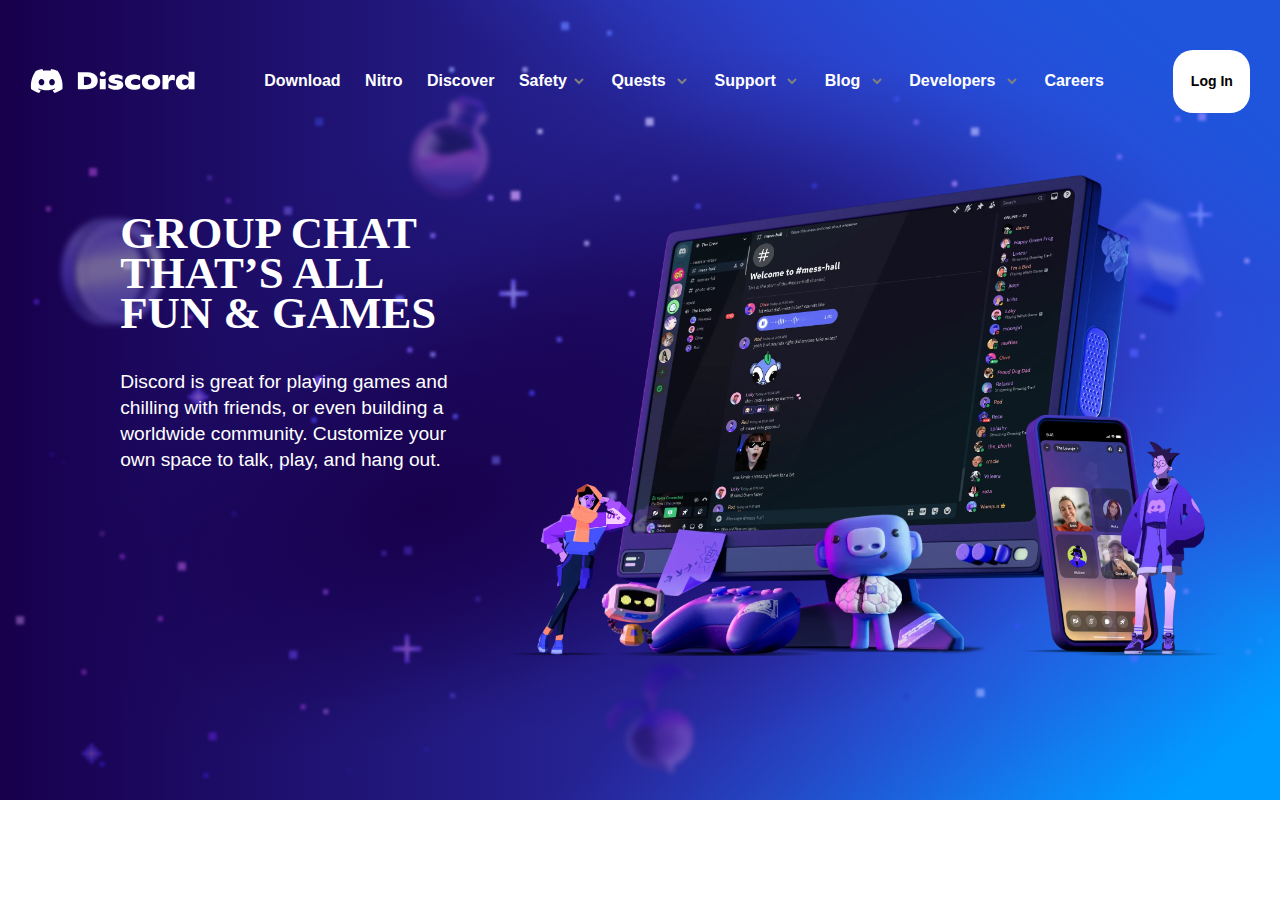
<file: index.html>
<!DOCTYPE html>
<html lang="en">

<head>
    <meta charset="UTF-8">
    <meta name="viewport" content="width=device-width, initial-scale=1.0">
    <link rel="shortcut icon" href="assets/Discord.png" type="image/x-icon">
    <link rel="stylesheet" href="style.css">
    <link rel="preconnect" href="https://fonts.googleapis.com">
    <title>Discord</title>
</head>

<body>
    <header>
        <nav>
            <img src="assets/66e90ab9506850e8a5dd48e3_Discrod_MainLogo.svg" alt="">
            <ul>
                <li>Download</li>
                <li>Nitro</li>
                <li>Discover</li>
                <li>Safety<select></select></li>
                <li>Quests <select></select></li>
                <li>Support <select></select></li>
                <li>Blog <select></select></li>
                <li>Developers <select></select></li>
                <li>Careers</li>
            </ul>
            <a href="login.html"><button>Log&nbsp;In</button></a>
        </nav>
        <div class="container">
            <div class="content">
                <div class="subscribe">
                    <h1>GROUP CHAT <br> THAT’S ALL <br> FUN & GAMES</h1>
                </div>

                <div class="para">
                    <p>Discord is great for playing games and <br> chilling with friends, or even building a
                        <br>worldwide
                        community. Customize your <br> own space to talk, play, and hang out.
                    </p>
                </div>
            </div>
            <div class="image">
                <img src="assets/6757e1e6a347d3d02d3580bb_CHARACTERS FULL.webp" alt="here's an image">
            </div>
            <div class="secondimg">
                <img src="assets/662630272724e61320fb7ee2_WUMPUS.webp" alt="">
            </div>
            <div class="thirdimg">
                <img src="assets/6641da5484ffb72b9ad73f01_Clyde.webp" alt="">
            </div>
        </div>
    </header>
    <script src="script.js"></script>
</body>

</html>
</file>
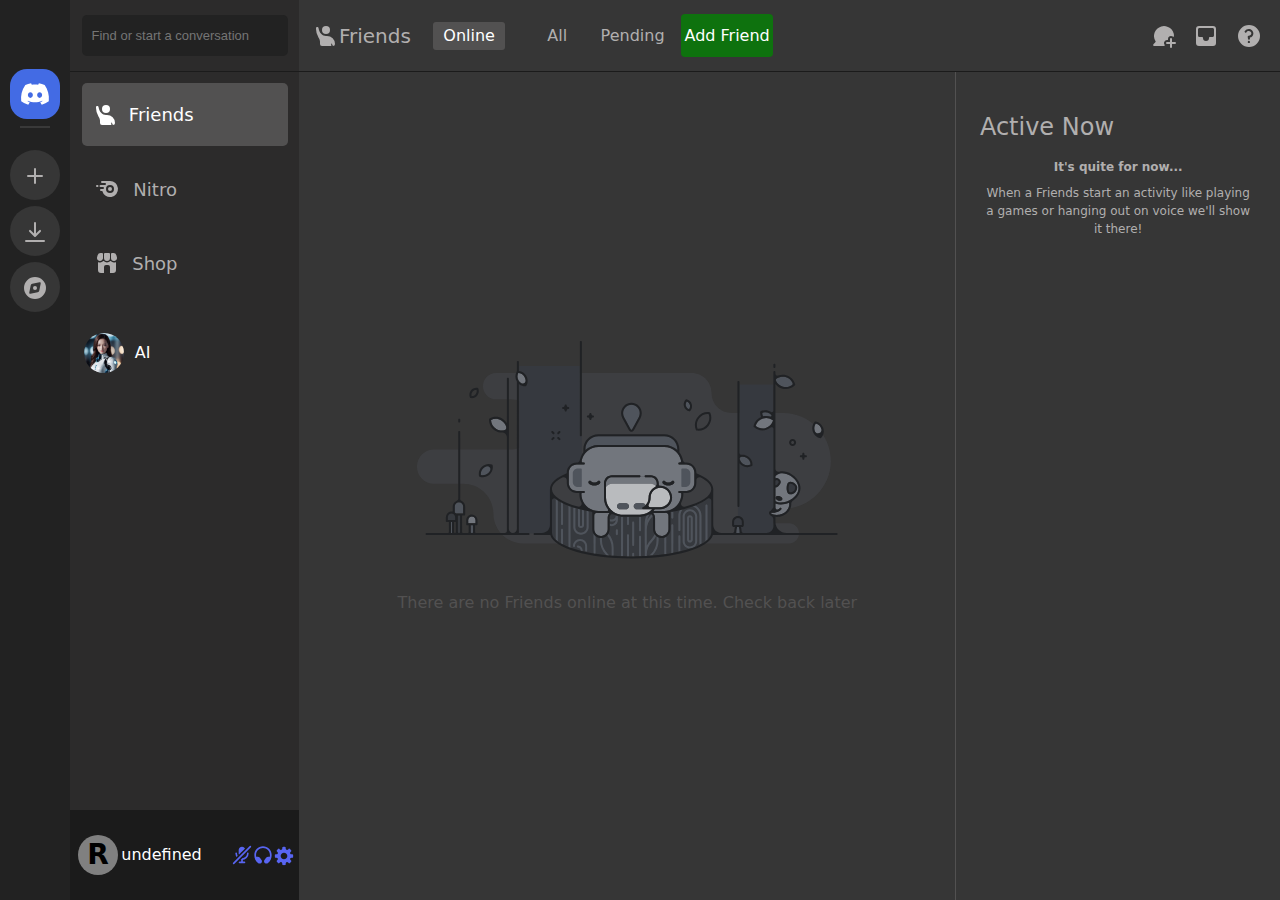
<file: home.html>
<!DOCTYPE html>
<html lang="en">

<head>
    <meta charset="UTF-8">
    <meta name="viewport" content="width=device-width, initial-scale=1.0">
    <link rel="shortcut icon" href="assets/Discord.png" type="image/x-icon">
    <link rel="stylesheet" href="https://cdnjs.cloudflare.com/ajax/libs/font-awesome/6.5.1/css/all.min.css">
    <link rel="stylesheet" href="https://cdn.jsdelivr.net/npm/bootstrap@5.3.3/dist/css/bootstrap.min.css">
    <link rel="stylesheet" href="main.css">
    <title>Discord | Friends</title>
</head>

<body>
    <div class="first-vertical">
        <nav class="vertical-nav">
            <div class="list">
                <div class="logo">
                    <svg aria-hidden="true" role="img" xmlns="http://www.w3.org/2000/svg" width="30" height="30"
                        fill="none" viewBox="0 0 24 24">
                        <path fill="currentColor"
                            d="M19.73 4.87a18.2 18.2 0 0 0-4.6-1.44c-.21.4-.4.8-.58 1.21-1.69-.25-3.4-.25-5.1 0-.18-.41-.37-.82-.59-1.2-1.6.27-3.14.75-4.6 1.43A19.04 19.04 0 0 0 .96 17.7a18.43 18.43 0 0 0 5.63 2.87c.46-.62.86-1.28 1.2-1.98-.65-.25-1.29-.55-1.9-.92.17-.12.32-.24.47-.37 3.58 1.7 7.7 1.7 11.28 0l.46.37c-.6.36-1.25.67-1.9.92.35.7.75 1.35 1.2 1.98 2.03-.63 3.94-1.6 5.64-2.87.47-4.87-.78-9.09-3.3-12.83ZM8.3 15.12c-1.1 0-2-1.02-2-2.27 0-1.24.88-2.26 2-2.26s2.02 1.02 2 2.26c0 1.25-.89 2.27-2 2.27Zm7.4 0c-1.1 0-2-1.02-2-2.27 0-1.24.88-2.26 2-2.26s2.02 1.02 2 2.26c0 1.25-.88 2.27-2 2.27Z"
                            class=""></path>
                    </svg>
                </div>
                <hr>
                <div class="add"><svg class="circleIcon__5bc7e" aria-hidden="true" role="img"
                        xmlns="http://www.w3.org/2000/svg" width="24" height="24" fill="none" viewBox="0 0 24 24">
                        <path fill="currentColor"
                            d="M13 5a1 1 0 1 0-2 0v6H5a1 1 0 1 0 0 2h6v6a1 1 0 1 0 2 0v-6h6a1 1 0 1 0 0-2h-6V5Z"
                            class="">
                        </path>
                    </svg></div>
                <div class="add"><svg class="circleIcon__5bc7e" aria-hidden="true" role="img"
                        xmlns="http://www.w3.org/2000/svg" width="24" height="24" fill="none" viewBox="0 0 24 24">
                        <path fill="currentColor"
                            d="M12 2a1 1 0 0 1 1 1v10.59l3.3-3.3a1 1 0 1 1 1.4 1.42l-5 5a1 1 0 0 1-1.4 0l-5-5a1 1 0 1 1 1.4-1.42l3.3 3.3V3a1 1 0 0 1 1-1ZM3 20a1 1 0 1 0 0 2h18a1 1 0 1 0 0-2H3Z"
                            class=""></path>
                    </svg></div>
                <div class="add"><svg class="circleIcon__5bc7e" aria-hidden="true" role="img"
                        xmlns="http://www.w3.org/2000/svg" width="24" height="24" fill="none" viewBox="0 0 24 24">
                        <path fill="currentColor" d="M12 14a2 2 0 1 0 0-4 2 2 0 0 0 0 4Z" class=""></path>
                        <path fill="currentColor" fill-rule="evenodd"
                            d="M23 12a11 11 0 1 1-22 0 11 11 0 0 1 22 0ZM7.74 9.3A2 2 0 0 1 9.3 7.75l7.22-1.45a1 1 0 0 1 1.18 1.18l-1.45 7.22a2 2 0 0 1-1.57 1.57l-7.22 1.45a1 1 0 0 1-1.18-1.18L7.74 9.3Z"
                            clip-rule="evenodd" class=""></path>
                    </svg></div>
            </div>
        </nav>
        <div class="second-vertical">
            <div onclick="loged()" id="out" class="inner-logOut">Log out</div>
            <div class="find">
                <input type="text" name="" id="" placeholder="Find or start a conversation">
            </div>
            <div class="some-info">
                <div class="friends">
                    <div class="inner-friends"><svg class="linkButtonIcon__972a0" aria-hidden="true" role="img"
                            xmlns="http://www.w3.org/2000/svg" width="24" height="24" fill="none" viewBox="0 0 24 24">
                            <path fill="currentColor" d="M13 10a4 4 0 1 0 0-8 4 4 0 0 0 0 8Z" class=""></path>
                            <path fill="currentColor"
                                d="M3 5v-.75C3 3.56 3.56 3 4.25 3s1.24.56 1.33 1.25C6.12 8.65 9.46 12 13 12h1a8 8 0 0 1 8 8 2 2 0 0 1-2 2 .21.21 0 0 1-.2-.15 7.65 7.65 0 0 0-1.32-2.3c-.15-.2-.42-.06-.39.17l.25 2c.02.15-.1.28-.25.28H9a2 2 0 0 1-2-2v-2.22c0-1.57-.67-3.05-1.53-4.37A15.85 15.85 0 0 1 3 5Z"
                                class=""></path>
                        </svg><span>Friends</span></div>
                </div>
                <div class="extra">
                    <div class="inner-extra"><svg class="linkButtonIcon__972a0" aria-hidden="true" role="img"
                            xmlns="http://www.w3.org/2000/svg" width="24" height="24" fill="none" viewBox="0 0 24 24">
                            <path fill="currentColor" d="M15 14a2 2 0 1 0 0-4 2 2 0 0 0 0 4Z" class=""></path>
                            <path fill="currentColor" fill-rule="evenodd"
                                d="M7 4a1 1 0 0 0 0 2h3a1 1 0 1 1 0 2H5.5a1 1 0 0 0 0 2H8a1 1 0 1 1 0 2H6a1 1 0 1 0 0 2h1.25A8 8 0 1 0 15 4H7Zm8 12a4 4 0 1 0 0-8 4 4 0 0 0 0 8Z"
                                clip-rule="evenodd" class=""></path>
                            <path fill="currentColor" d="M2.5 10a1 1 0 0 0 0-2H2a1 1 0 0 0 0 2h.5Z" class=""></path>
                        </svg><span>Nitro</span></div>
                </div>
                <div class="extra">
                    <div class="inner-extra"><svg class="linkButtonIcon__972a0" aria-hidden="true" role="img"
                            xmlns="http://www.w3.org/2000/svg" width="24" height="24" fill="none" viewBox="0 0 24 24">
                            <path fill="currentColor"
                                d="M2.63 4.19A3 3 0 0 1 5.53 2H7a1 1 0 0 1 1 1v3.98a3.07 3.07 0 0 1-.3 1.35A2.97 2.97 0 0 1 4.98 10c-2 0-3.44-1.9-2.9-3.83l.55-1.98ZM10 2a1 1 0 0 0-1 1v4a3 3 0 0 0 3 3 3 3 0 0 0 3-2.97V3a1 1 0 0 0-1-1h-4ZM17 2a1 1 0 0 0-1 1v3.98a2.43 2.43 0 0 0 0 .05A2.95 2.95 0 0 0 19.02 10c2 0 3.44-1.9 2.9-3.83l-.55-1.98A3 3 0 0 0 18.47 2H17Z"
                                class=""></path>
                            <path fill="currentColor"
                                d="M21 11.42V19a3 3 0 0 1-3 3h-2.75a.25.25 0 0 1-.25-.25V16a2 2 0 0 0-2-2h-2a2 2 0 0 0-2 2v5.75c0 .14-.11.25-.25.25H6a3 3 0 0 1-3-3v-7.58c0-.18.2-.3.37-.24a4.46 4.46 0 0 0 4.94-1.1c.1-.12.3-.12.4 0a4.49 4.49 0 0 0 6.58 0c.1-.12.3-.12.4 0a4.45 4.45 0 0 0 4.94 1.1c.17-.07.37.06.37.24Z"
                                class=""></path>
                        </svg><span>Shop</span></div>
                </div>
            </div>
            <div onclick="AI()" id="upper-AI">
                <div id="bac-AI" class="AI">
                    <div class="box"><img src="assets/ai-image.jpg" alt=""></div><span>AI</span>
                </div>
            </div>
            <div id="user">
                <div class="profile">
                    <div class="box"><span id="userIcon">R</span></div>
                    <div class="user-names">
                        <span id="displayUserName"></span><span class="last-name"
                            style="display: none;">rizwan123</span>
                    </div>
                </div>
                <div class="audio-info">
                    <svg xmlns="http://www.w3.org/2000/svg" xmlns:xlink="http://www.w3.org/1999/xlink"
                        viewBox="0 0 24 24" width="24" height="24" preserveAspectRatio="xMidYMid meet"
                        style="width: 20; height: 20; transform: translate3d(0px, 0px, 0px); content-visibility: visible;">
                        <defs>
                            <clipPath id="__lottie_element_5">
                                <rect width="24" height="24" x="0" y="0"></rect>
                            </clipPath>
                            <clipPath id="__lottie_element_7">
                                <path d="M0,0 L600,0 L600,600 L0,600z"></path>
                            </clipPath>
                            <clipPath id="__lottie_element_11">
                                <path d="M0,0 L1000,0 L1000,1000 L0,1000z"></path>
                            </clipPath>
                            <clipPath id="__lottie_element_18">
                                <path d="M0,0 L1000,0 L1000,1000 L0,1000z"></path>
                            </clipPath>
                            <clipPath id="__lottie_element_28">
                                <path d="M0,0 L1000,0 L1000,1000 L0,1000z"></path>
                            </clipPath>
                            <mask id="__lottie_element_29">
                                <rect fill="#ffffff" width="600" height="600" transform="matrix(1,0,0,1,200,200)">
                                </rect>
                                <path fill="#000000" clip-rule="nonzero"
                                    d=" M681.219970703125,212.79600524902344 C681.219970703125,212.79600524902344 215.69700622558594,681.75 215.69700622558594,681.75 C215.69700622558594,681.75 151.75999450683594,749.2319946289062 201.13699340820312,798.8619995117188 C255,853 319.67999267578125,785.0560302734375 319.67999267578125,785.0560302734375 C319.67999267578125,785.0560302734375 785.2030029296875,316.10198974609375 785.2030029296875,316.10198974609375 C785.2030029296875,316.10198974609375 868,234 816.2150268554688,184.4459991455078 C764.781005859375,135.22799682617188 681.219970703125,212.79600524902344 681.219970703125,212.79600524902344"
                                    fill-opacity="1"></path>
                                <path fill="#ffffff" clip-rule="nonzero"
                                    d=" M698,405 C698,405 642,405 642,405 C642,405 642,479 642,479 C642,479 698,479 698,479 C698,479 698,405 698,405"
                                    fill-opacity="1"></path>
                            </mask>
                        </defs>
                        <g clip-path="url(#__lottie_element_5)">
                            <g clip-path="url(#__lottie_element_7)"
                                transform="matrix(0.03999999910593033,0,0,0.03999999910593033,0,0)" opacity="1"
                                style="display: block;">
                                <g clip-path="url(#__lottie_element_28)" transform="matrix(1,0,0,1,-200,-200)"
                                    opacity="1" style="display: block;">
                                    <g mask="url(#__lottie_element_29)">
                                        <g style="display: none;" transform="matrix(-25,0,0,25,800,173)" opacity="1">
                                            <g opacity="1" transform="matrix(1,0,0,1,12,8.5)">
                                                <path fill="rgb(88,101,242)" fill-opacity="1"
                                                    d=" M-4,-1.3799999952316284 C-4,-3.5889999866485596 -2.2090001106262207,-5.380000114440918 0,-5.380000114440918 C2.2090001106262207,-5.380000114440918 4,-3.5889999866485596 4,-1.3799999952316284 C4,-1.3799999952316284 4,2.509999990463257 4,2.509999990463257 C4,4.718999862670898 2.2090001106262207,6.5 0,6.5 C-2.2090001106262207,6.5 -4,4.718999862670898 -4,2.509999990463257 C-4,2.509999990463257 -4,-1.3799999952316284 -4,-1.3799999952316284z">
                                                </path>
                                            </g>
                                            <g opacity="1" transform="matrix(1,0,0,1,12,14)">
                                                <path stroke-linecap="round" stroke-linejoin="miter" fill-opacity="0"
                                                    stroke-miterlimit="4" stroke="rgb(88,101,242)" stroke-opacity="1"
                                                    stroke-width="2"
                                                    d=" M-7,-2.990000009536743 C-7,0.8759999871253967 -3.865999937057495,4.010000228881836 0,4.010000228881836 C3.865999937057495,4.010000228881836 7,0.8759999871253967 7,-2.990000009536743">
                                                </path>
                                            </g>
                                            <g opacity="1" transform="matrix(1,0,0,1,12,20)">
                                                <path fill="rgb(88,101,242)" fill-opacity="1"
                                                    d=" M-1,-2 C-1,-2.2760000228881836 -0.7760000228881836,-2.5 -0.5,-2.5 C-0.5,-2.5 0.5,-2.5 0.5,-2.5 C0.7760000228881836,-2.5 1,-2.2760000228881836 1,-2 C1,-2 1,2 1,2 C1,2.2760000228881836 0.7760000228881836,2.5 0.5,2.5 C0.5,2.5 -0.5,2.5 -0.5,2.5 C-0.7760000228881836,2.5 -1,2.2760000228881836 -1,2 C-1,2 -1,-2 -1,-2z">
                                                </path>
                                            </g>
                                            <g opacity="1" transform="matrix(1,0,0,1,12,22)">
                                                <path fill="rgb(88,101,242)" fill-opacity="1"
                                                    d=" M3,-1 C3.552000045776367,-1 4,-0.5519999861717224 4,0 C4,0.5519999861717224 3.552000045776367,1 3,1 C3,1 -3,1 -3,1 C-3.552000045776367,1 -4,0.5519999861717224 -4,0 C-4,-0.5519999861717224 -3.552000045776367,-1 -3,-1 C-3,-1 3,-1 3,-1z">
                                                </path>
                                            </g>
                                        </g>
                                        <g transform="matrix(-25,0,0,25,800,173)" opacity="1" style="display: block;">
                                            <g opacity="1" transform="matrix(1,0,0,1,12,8.5)">
                                                <path fill="rgb(88,101,242)" fill-opacity="1"
                                                    d=" M-4,-1.4600000381469727 C-4,-3.6689999103546143 -2.2090001106262207,-5.460000038146973 0,-5.460000038146973 C2.2090001106262207,-5.460000038146973 4,-3.6689999103546143 4,-1.4600000381469727 C4,-1.4600000381469727 4,2.5 4,2.5 C4,4.709000110626221 2.2090001106262207,6.5 0,6.5 C-2.2090001106262207,6.5 -4,4.709000110626221 -4,2.5 C-4,2.5 -4,-1.4600000381469727 -4,-1.4600000381469727z">
                                                </path>
                                            </g>
                                            <g opacity="1" transform="matrix(1,0,0,1,12,14)">
                                                <path stroke-linecap="round" stroke-linejoin="miter" fill-opacity="0"
                                                    stroke-miterlimit="4" stroke="rgb(88,101,242)" stroke-opacity="1"
                                                    stroke-width="2"
                                                    d=" M-7,-3 C-7,0.8659999966621399 -3.865999937057495,4 0,4 C3.865999937057495,4 7,0.8659999966621399 7,-3">
                                                </path>
                                            </g>
                                            <g opacity="1" transform="matrix(1,0,0,1,12,20)">
                                                <path fill="rgb(88,101,242)" fill-opacity="1"
                                                    d=" M-1,-2 C-1,-2.2760000228881836 -0.7760000228881836,-2.5 -0.5,-2.5 C-0.5,-2.5 0.5,-2.5 0.5,-2.5 C0.7760000228881836,-2.5 1,-2.2760000228881836 1,-2 C1,-2 1,2 1,2 C1,2.2760000228881836 0.7760000228881836,2.5 0.5,2.5 C0.5,2.5 -0.5,2.5 -0.5,2.5 C-0.7760000228881836,2.5 -1,2.2760000228881836 -1,2 C-1,2 -1,-2 -1,-2z">
                                                </path>
                                            </g>
                                            <g opacity="1" transform="matrix(1,0,0,1,12,22)">
                                                <path fill="rgb(88,101,242)" fill-opacity="1"
                                                    d=" M3,-1 C3.552000045776367,-1 4,-0.5519999861717224 4,0 C4,0.5519999861717224 3.552000045776367,1 3,1 C3,1 -3,1 -3,1 C-3.552000045776367,1 -4,0.5519999861717224 -4,0 C-4,-0.5519999861717224 -3.552000045776367,-1 -3,-1 C-3,-1 3,-1 3,-1z">
                                                </path>
                                            </g>
                                        </g>
                                    </g>
                                </g>
                                <g clip-path="url(#__lottie_element_18)" transform="matrix(1,0,0,1,-200,-200)"
                                    opacity="1" style="display: none;">
                                    <g transform="matrix(25,0,0,25,200,200)" opacity="1" style="display: none;">
                                        <g opacity="1" transform="matrix(1,0,0,1,12,12)">
                                            <path stroke-linecap="round" stroke-linejoin="miter" fill-opacity="0"
                                                stroke-miterlimit="4" stroke="rgb(88,101,242)" stroke-opacity="1"
                                                stroke-width="2" d=" M-10,10 C-10,10 10,-10 10,-10"></path>
                                        </g>
                                    </g>
                                    <g style="display: none;">
                                        <g>
                                            <path stroke-linecap="round" stroke-linejoin="miter" fill-opacity="0"
                                                stroke-miterlimit="4"></path>
                                        </g>
                                    </g>
                                </g>
                                <g clip-path="url(#__lottie_element_11)" style="display: block;"
                                    transform="matrix(1,0,0,1,-200,-200)" opacity="1">
                                    <g style="display: block;" transform="matrix(25,0,0,25,200,200)" opacity="1">
                                        <g opacity="1" transform="matrix(1,0,0,1,12,12)">
                                            <path stroke-linecap="round" stroke-linejoin="miter" fill-opacity="0"
                                                stroke-miterlimit="4" stroke="rgb(88,101,242)" stroke-opacity="1"
                                                stroke-width="2" d=" M-10,10 C-10,10 10,-10 10,-10"></path>
                                        </g>
                                    </g>
                                </g>
                            </g>
                        </g>
                    </svg>
                    <svg xmlns="http://www.w3.org/2000/svg" xmlns:xlink="http://www.w3.org/1999/xlink"
                        viewBox="0 0 24 24" width="24" height="24" preserveAspectRatio="xMidYMid meet"
                        style="width: 20; height: 20; transform: translate3d(0px, 0px, 0px); content-visibility: visible;">
                        <defs>
                            <clipPath id="__lottie_element_42">
                                <rect width="24" height="24" x="0" y="0"></rect>
                            </clipPath>
                            <clipPath id="__lottie_element_44">
                                <path d="M0,0 L600,0 L600,600 L0,600z"></path>
                            </clipPath>
                            <clipPath id="__lottie_element_51">
                                <path d="M0,0 L1000,0 L1000,1000 L0,1000z"></path>
                            </clipPath>
                            <clipPath id="__lottie_element_61">
                                <path d="M0,0 L1000,0 L1000,1000 L0,1000z"></path>
                            </clipPath>
                            <mask id="__lottie_element_62">
                                <rect fill="#ffffff" width="600" height="600"
                                    transform="matrix(0.9615384936332703,0,0,0.9615384936332703,211.53846740722656,211.53846740722656)">
                                </rect>
                                <path fill="#000000" clip-rule="nonzero"
                                    d=" M67.22000122070312,823.7960205078125 C67.22000122070312,823.7960205078125 -126.3030014038086,1017.75 -126.3030014038086,1017.75 C-126.3030014038086,1017.75 -76.63800048828125,1067.092041015625 -76.63800048828125,1067.092041015625 C-76.63800048828125,1067.092041015625 -22.31999969482422,1121.0560302734375 -22.31999969482422,1121.0560302734375 C-22.31999969482422,1121.0560302734375 171.2030029296875,927.1019897460938 171.2030029296875,927.1019897460938 C171.2030029296875,927.1019897460938 239.677001953125,860.3419799804688 186.88099670410156,810.114013671875 C130,756 67.22000122070312,823.7960205078125 67.22000122070312,823.7960205078125"
                                    fill-opacity="1"></path>
                            </mask>
                            <clipPath id="__lottie_element_65">
                                <path d="M0,0 L1000,0 L1000,1000 L0,1000z"></path>
                            </clipPath>
                            <path></path>
                            <clipPath id="__lottie_element_72">
                                <path d="M0,0 L1000,0 L1000,1000 L0,1000z"></path>
                            </clipPath>
                            <path
                                d=" M0.5009999871253967,-0.10000000149011612 C0.5009999871253967,-0.10000000149011612 -0.09300000220537186,-0.10000000149011612 -0.09300000220537186,-0.10000000149011612 C-0.09300000220537186,-0.10000000149011612 -0.09300000220537186,1.0759999752044678 -0.09300000220537186,1.0759999752044678 C-0.09300000220537186,1.0759999752044678 0.5009999871253967,1.0759999752044678 0.5009999871253967,1.0759999752044678 C0.5009999871253967,1.0759999752044678 0.5009999871253967,-0.10000000149011612 0.5009999871253967,-0.10000000149011612"
                                fill-opacity="1"></path>
                            <clipPath id="__lottie_element_79">
                                <path d="M0,0 L1000,0 L1000,1000 L0,1000z"></path>
                            </clipPath>
                            <mask id="__lottie_element_80">
                                <rect fill="#ffffff" width="600" height="600"
                                    transform="matrix(0.9615384936332703,0,0,0.9615384936332703,211.53846740722656,211.53846740722656)">
                                </rect>
                                <path fill="#000000" clip-rule="nonzero"
                                    d=" M67.44400024414062,823.5819702148438 C67.44400024414062,823.5819702148438 -126.11100006103516,1017.5659790039062 -126.11100006103516,1017.5659790039062 C-126.11100006103516,1017.5659790039062 -76.44599914550781,1066.907958984375 -76.44599914550781,1066.907958984375 C-76.44599914550781,1066.907958984375 -22.128000259399414,1120.8719482421875 -22.128000259399414,1120.8719482421875 C-22.128000259399414,1120.8719482421875 171.427001953125,926.8880004882812 171.427001953125,926.8880004882812 C171.427001953125,926.8880004882812 239.9010009765625,860.1279907226562 187.10499572753906,809.9000244140625 C130.2239990234375,755.7860107421875 67.44400024414062,823.5819702148438 67.44400024414062,823.5819702148438"
                                    fill-opacity="1"></path>
                            </mask>
                            <clipPath id="__lottie_element_83">
                                <path d="M0,0 L1000,0 L1000,1000 L0,1000z"></path>
                            </clipPath>
                            <path></path>
                            <clipPath id="__lottie_element_90">
                                <path d="M0,0 L1000,0 L1000,1000 L0,1000z"></path>
                            </clipPath>
                            <path
                                d=" M0.5009999871253967,-0.10000000149011612 C0.5009999871253967,-0.10000000149011612 -0.09300000220537186,-0.10000000149011612 -0.09300000220537186,-0.10000000149011612 C-0.09300000220537186,-0.10000000149011612 -0.09300000220537186,1.0759999752044678 -0.09300000220537186,1.0759999752044678 C-0.09300000220537186,1.0759999752044678 0.5009999871253967,1.0759999752044678 0.5009999871253967,1.0759999752044678 C0.5009999871253967,1.0759999752044678 0.5009999871253967,-0.10000000149011612 0.5009999871253967,-0.10000000149011612"
                                fill-opacity="1"></path>
                        </defs>
                        <g clip-path="url(#__lottie_element_42)">
                            <g clip-path="url(#__lottie_element_44)"
                                transform="matrix(0.03999999910593033,0,0,0.03999999910593033,0,0)" opacity="1"
                                style="display: block;">
                                <g clip-path="url(#__lottie_element_79)"
                                    transform="matrix(1.0399999618530273,0,0,1.0399999618530273,-220,-220)" opacity="1"
                                    style="display: none;">
                                    <g mask="url(#__lottie_element_80)">
                                        <g clip-path="url(#__lottie_element_90)" transform="matrix(1,0,0,1,0,0)"
                                            opacity="1" style="display: block;">
                                            <g transform="matrix(25,0,0,25,200,200)" opacity="1"
                                                style="display: block;">
                                                <g opacity="1" transform="matrix(1,0,0,1,12,12.288000106811523)">
                                                    <path fill="rgb(88,101,242)" fill-opacity="1"
                                                        d=" M-8.000072479248047,-0.2881828546524048 C-7.999939918518066,-4.706087589263916 -4.418000221252441,-8.288000106811523 0,-8.288000106811523 C4.418000221252441,-8.288000106811523 7.999929904937744,-4.706122875213623 8.000077247619629,-0.2881803512573242 C8.000102043151855,0.40481603145599365 7.954133987426758,1.0718117952346802 7.854161262512207,1.7118114233016968 C7.854161262512207,1.7118114233016968 6.000174522399902,1.7118886709213257 6.000174522399902,1.7118886709213257 C5.05618143081665,1.7119280099868774 4.167206287384033,2.156961679458618 3.6002418994903564,2.911979913711548 C3.6002418994903564,2.911979913711548 1.6273654699325562,5.542043209075928 1.6273654699325562,5.542043209075928 C1.1583948135375977,6.168058395385742 1.03643000125885,6.988057613372803 1.3044586181640625,7.72304105758667 C1.8895213603973389,9.332005500793457 3.8875467777252197,10.287915229797363 5.482487678527832,9.131856918334961 C8.839362144470215,6.700735092163086 10.00019359588623,3.3797173500061035 10.000062942504883,-0.28826361894607544 C9.999899864196777,-5.811119556427002 5.5229997634887695,-10.288000106811523 0,-10.288000106811523 C-5.5229997634887695,-10.288000106811523 -9.99986457824707,-5.81110954284668 -10.000057220458984,-0.2882695198059082 C-10.000213623046875,3.3797030448913574 -8.83936882019043,6.700726509094238 -5.482500076293945,9.131853103637695 C-3.8875625133514404,10.28791332244873 -1.8895366191864014,9.33200740814209 -1.304471492767334,7.7230448722839355 C-1.036441683769226,6.988062381744385 -1.1584053039550781,6.168063640594482 -1.627374529838562,5.54204797744751 C-1.627374529838562,5.54204797744751 -3.600245475769043,2.911982774734497 -3.600245475769043,2.911982774734497 C-4.167208194732666,2.156964063644409 -5.056182384490967,1.7119290828704834 -6.0001749992370605,1.7118881940841675 C-6.0001749992370605,1.7118881940841675 -7.854179859161377,1.7118425369262695 -7.854179859161377,1.7118425369262695 C-7.954162120819092,1.071841835975647 -8.000097274780273,0.40481364727020264 -8.000072479248047,-0.2881828546524048z">
                                                    </path>
                                                </g>
                                            </g>
                                        </g>
                                        <g clip-path="url(#__lottie_element_83)" style="display: none;">
                                            <g style="display: none;">
                                                <g>
                                                    <path></path>
                                                </g>
                                            </g>
                                        </g>
                                    </g>
                                </g>
                                <g clip-path="url(#__lottie_element_61)" style="display: block;"
                                    transform="matrix(1.0399999618530273,0,0,1.0399999618530273,-220,-220)" opacity="1">
                                    <g mask="url(#__lottie_element_62)">
                                        <g clip-path="url(#__lottie_element_72)" style="display: block;"
                                            transform="matrix(1,0,0,1,0,0)" opacity="1">
                                            <g style="display: block;" transform="matrix(25,0,0,25,200,200)"
                                                opacity="1">
                                                <g opacity="1" transform="matrix(1,0,0,1,12,12.288000106811523)">
                                                    <path fill="rgb(88,101,242)" fill-opacity="1"
                                                        d=" M-8,-0.2879999876022339 C-8,-4.705999851226807 -4.418000221252441,-8.288000106811523 0,-8.288000106811523 C4.418000221252441,-8.288000106811523 8,-4.705999851226807 8,-0.2879999876022339 C8,0.4050000011920929 7.953999996185303,1.0720000267028809 7.854000091552734,1.7120000123977661 C7.854000091552734,1.7120000123977661 6,1.7120000123977661 6,1.7120000123977661 C5.056000232696533,1.7120000123977661 4.166999816894531,2.1570000648498535 3.5999999046325684,2.9119999408721924 C3.5999999046325684,2.9119999408721924 1.6269999742507935,5.541999816894531 1.6269999742507935,5.541999816894531 C1.1579999923706055,6.168000221252441 1.0360000133514404,6.98799991607666 1.3040000200271606,7.7230000495910645 C1.8890000581741333,9.331999778747559 3.88700008392334,10.288000106811523 5.48199987411499,9.131999969482422 C8.83899974822998,6.701000213623047 10,3.380000114440918 10,-0.2879999876022339 C10,-5.810999870300293 5.5229997634887695,-10.288000106811523 0,-10.288000106811523 C-5.5229997634887695,-10.288000106811523 -10,-5.810999870300293 -10,-0.2879999876022339 C-10,3.380000114440918 -8.83899974822998,6.701000213623047 -5.48199987411499,9.131999969482422 C-3.88700008392334,10.288000106811523 -1.8890000581741333,9.331999778747559 -1.3040000200271606,7.7230000495910645 C-1.0360000133514404,6.98799991607666 -1.1579999923706055,6.168000221252441 -1.6269999742507935,5.541999816894531 C-1.6269999742507935,5.541999816894531 -3.5999999046325684,2.9119999408721924 -3.5999999046325684,2.9119999408721924 C-4.166999816894531,2.1570000648498535 -5.056000232696533,1.7120000123977661 -6,1.7120000123977661 C-6,1.7120000123977661 -7.854000091552734,1.7120000123977661 -7.854000091552734,1.7120000123977661 C-7.953999996185303,1.0720000267028809 -8,0.4050000011920929 -8,-0.2879999876022339z">
                                                    </path>
                                                </g>
                                            </g>
                                        </g>
                                        <g clip-path="url(#__lottie_element_65)" style="display: none;">
                                            <g style="display: none;">
                                                <g>
                                                    <path></path>
                                                </g>
                                            </g>
                                        </g>
                                    </g>
                                </g>
                                <g clip-path="url(#__lottie_element_51)" transform="matrix(1,0,0,1,-200,-200)"
                                    opacity="1" style="display: none;">
                                    <g style="display: none;">
                                        <g>
                                            <path stroke-linecap="round" stroke-linejoin="miter" fill-opacity="0"
                                                stroke-miterlimit="4"></path>
                                        </g>
                                    </g>
                                    <g style="display: none;">
                                        <g>
                                            <path stroke-linecap="round" stroke-linejoin="miter" fill-opacity="0"
                                                stroke-miterlimit="4"></path>
                                        </g>
                                    </g>
                                </g>
                                <g style="display: none;">
                                    <g>
                                        <path stroke-linecap="round" stroke-linejoin="miter" fill-opacity="0"
                                            stroke-miterlimit="4"></path>
                                    </g>
                                </g>
                            </g>
                        </g>
                    </svg>
                    <div id="exit" class="logout">
                        <svg xmlns="http://www.w3.org/2000/svg" xmlns:xlink="http://www.w3.org/1999/xlink"
                            viewBox="0 0 24 24" width="24" height="24" preserveAspectRatio="xMidYMid meet"
                            style="width: 20; height: 20; transform: translate3d(0px, 0px, 0px); content-visibility: visible;">
                            <defs>
                                <clipPath id="__lottie_element_97">
                                    <rect width="24" height="24" x="0" y="0"></rect>
                                </clipPath>
                                <clipPath id="__lottie_element_99">
                                    <path d="M0,0 L600,0 L600,600 L0,600z"></path>
                                </clipPath>
                            </defs>
                            <g clip-path="url(#__lottie_element_97)">
                                <g clip-path="url(#__lottie_element_99)"
                                    transform="matrix(0.03999999910593033,0,0,0.03999999910593033,0,0)" opacity="1"
                                    style="display: block;">
                                    <g transform="matrix(25,0,0,25,300,300)" opacity="1" style="display: block;">
                                        <g opacity="1" transform="matrix(1,0,0,1,0,0)">
                                            <path fill="rgb(88,101,242)" fill-opacity="1"
                                                d=" M-1.4420000314712524,-10.906000137329102 C-1.8949999809265137,-10.847000122070312 -2.1470000743865967,-10.375 -2.078000068664551,-9.92300033569336 C-1.899999976158142,-8.756999969482422 -2.265000104904175,-7.7210001945495605 -3.061000108718872,-7.390999794006348 C-3.8570001125335693,-7.060999870300293 -4.8480000495910645,-7.534999847412109 -5.546000003814697,-8.484999656677246 C-5.816999912261963,-8.852999687194824 -6.329999923706055,-9.008999824523926 -6.691999912261963,-8.730999946594238 C-7.458000183105469,-8.142999649047852 -8.142999649047852,-7.458000183105469 -8.730999946594238,-6.691999912261963 C-9.008999824523926,-6.329999923706055 -8.852999687194824,-5.816999912261963 -8.484999656677246,-5.546000003814697 C-7.534999847412109,-4.8480000495910645 -7.060999870300293,-3.8570001125335693 -7.390999794006348,-3.061000108718872 C-7.7210001945495605,-2.265000104904175 -8.756999969482422,-1.899999976158142 -9.92300033569336,-2.078000068664551 C-10.375,-2.1470000743865967 -10.847000122070312,-1.8949999809265137 -10.906000137329102,-1.4420000314712524 C-10.968000411987305,-0.9700000286102295 -11,-0.48899999260902405 -11,0 C-11,0.48899999260902405 -10.968000411987305,0.9700000286102295 -10.906000137329102,1.4420000314712524 C-10.847000122070312,1.8949999809265137 -10.375,2.1470000743865967 -9.92300033569336,2.078000068664551 C-8.756999969482422,1.899999976158142 -7.7210001945495605,2.265000104904175 -7.390999794006348,3.061000108718872 C-7.060999870300293,3.8570001125335693 -7.534999847412109,4.8470001220703125 -8.484999656677246,5.546000003814697 C-8.852999687194824,5.816999912261963 -9.008999824523926,6.328999996185303 -8.730999946594238,6.691999912261963 C-8.142999649047852,7.458000183105469 -7.458000183105469,8.142999649047852 -6.691999912261963,8.730999946594238 C-6.329999923706055,9.008999824523926 -5.816999912261963,8.852999687194824 -5.546000003814697,8.484999656677246 C-4.8480000495910645,7.534999847412109 -3.8570001125335693,7.060999870300293 -3.061000108718872,7.390999794006348 C-2.265000104904175,7.7210001945495605 -1.899999976158142,8.756999969482422 -2.078000068664551,9.92300033569336 C-2.1470000743865967,10.375 -1.8949999809265137,10.847000122070312 -1.4420000314712524,10.906000137329102 C-0.9700000286102295,10.968000411987305 -0.48899999260902405,11 0,11 C0.48899999260902405,11 0.9700000286102295,10.968000411987305 1.4420000314712524,10.906000137329102 C1.8949999809265137,10.847000122070312 2.1470000743865967,10.375 2.078000068664551,9.92300033569336 C1.899999976158142,8.756999969482422 2.2660000324249268,7.7210001945495605 3.062000036239624,7.390999794006348 C3.8580000400543213,7.060999870300293 4.8480000495910645,7.534999847412109 5.546000003814697,8.484999656677246 C5.816999912261963,8.852999687194824 6.328999996185303,9.008999824523926 6.691999912261963,8.730999946594238 C7.458000183105469,8.142999649047852 8.142999649047852,7.458000183105469 8.730999946594238,6.691999912261963 C9.008999824523926,6.328999996185303 8.852999687194824,5.816999912261963 8.484999656677246,5.546000003814697 C7.534999847412109,4.8480000495910645 7.060999870300293,3.8570001125335693 7.390999794006348,3.061000108718872 C7.7210001945495605,2.265000104904175 8.756999969482422,1.899999976158142 9.92300033569336,2.078000068664551 C10.375,2.1470000743865967 10.847000122070312,1.8949999809265137 10.906000137329102,1.4420000314712524 C10.968000411987305,0.9700000286102295 11,0.48899999260902405 11,0 C11,-0.48899999260902405 10.968000411987305,-0.9700000286102295 10.906000137329102,-1.4420000314712524 C10.847000122070312,-1.8949999809265137 10.375,-2.1470000743865967 9.92300033569336,-2.078000068664551 C8.756999969482422,-1.899999976158142 7.7210001945495605,-2.265000104904175 7.390999794006348,-3.061000108718872 C7.060999870300293,-3.8570001125335693 7.534999847412109,-4.8480000495910645 8.484999656677246,-5.546000003814697 C8.852999687194824,-5.816999912261963 9.008999824523926,-6.329999923706055 8.730999946594238,-6.691999912261963 C8.142999649047852,-7.458000183105469 7.458000183105469,-8.142999649047852 6.691999912261963,-8.730999946594238 C6.328999996185303,-9.008999824523926 5.817999839782715,-8.852999687194824 5.546999931335449,-8.484999656677246 C4.848999977111816,-7.534999847412109 3.8580000400543213,-7.060999870300293 3.062000036239624,-7.390999794006348 C2.2660000324249268,-7.7210001945495605 1.9010000228881836,-8.756999969482422 2.0789999961853027,-9.92300033569336 C2.1480000019073486,-10.375 1.8949999809265137,-10.847000122070312 1.4420000314712524,-10.906000137329102 C0.9700000286102295,-10.968000411987305 0.48899999260902405,-11 0,-11 C-0.48899999260902405,-11 -0.9700000286102295,-10.968000411987305 -1.4420000314712524,-10.906000137329102z M4,0 C4,2.2090001106262207 2.2090001106262207,4 0,4 C-2.2090001106262207,4 -4,2.2090001106262207 -4,0 C-4,-2.2090001106262207 -2.2090001106262207,-4 0,-4 C2.2090001106262207,-4 4,-2.2090001106262207 4,0z">
                                            </path>
                                        </g>
                                    </g>
                                </g>
                            </g>
                        </svg>
                    </div>
                </div>
            </div>
        </div>
        <div id="screen">

            <nav class="horizontal">
                <div class="ul">
                    <div class="add-frd"><svg class="linkButtonIcon__972a0" aria-hidden="true" role="img"
                            xmlns="http://www.w3.org/2000/svg" width="24" height="24" fill="none" viewBox="0 0 24 24">
                            <path fill="currentColor" d="M13 10a4 4 0 1 0 0-8 4 4 0 0 0 0 8Z" class=""></path>
                            <path fill="currentColor"
                                d="M3 5v-.75C3 3.56 3.56 3 4.25 3s1.24.56 1.33 1.25C6.12 8.65 9.46 12 13 12h1a8 8 0 0 1 8 8 2 2 0 0 1-2 2 .21.21 0 0 1-.2-.15 7.65 7.65 0 0 0-1.32-2.3c-.15-.2-.42-.06-.39.17l.25 2c.02.15-.1.28-.25.28H9a2 2 0 0 1-2-2v-2.22c0-1.57-.67-3.05-1.53-4.37A15.85 15.85 0 0 1 3 5Z"
                                class=""></path>
                        </svg><span>Friends</span></div>
                    <div class="online"><span>Online</span></div>
                    <div class="all"><span>All</span></div>
                    <div class="all"><span>Pending</span></div>
                    <div class="add-btn"><span>Add Friend</span></div>
                </div>
                <div class="message-info">
                    <div class="DM" title="DM"><svg x="0" y="0" class="icon__9293f" aria-hidden="true" role="img"
                            xmlns="http://www.w3.org/2000/svg" width="24" height="24" fill="none" viewBox="0 0 24 24">
                            <path
                                d="M19 14a1 1 0 0 1 1 1v3h3a1 1 0 1 1 0 2h-3v3a1 1 0 1 1-2 0v-3h-3a1 1 0 1 1 0-2h3v-3a1 1 0 0 1 1-1Z"
                                fill="currentColor" class=""></path>
                            <path
                                d="M20.76 12.57c.4.3 1.23.13 1.24-.37V12a10 10 0 1 0-18.44 5.36c.12.19.1.44-.04.61l-2.07 2.37A1 1 0 0 0 2.2 22h10c.5-.01.67-.84.37-1.24A3 3 0 0 1 15 16h.5a.5.5 0 0 0 .5-.5V15a3 3 0 0 1 4.76-2.43Z"
                                fill="currentColor" class=""></path>
                        </svg></div>
                    <div class="msg" title="message"><svg x="0" y="0" class="icon__9293f" aria-hidden="true" role="img"
                            xmlns="http://www.w3.org/2000/svg" width="24" height="24" fill="none" viewBox="0 0 24 24">
                            <path fill="currentColor" fill-rule="evenodd"
                                d="M5 2a3 3 0 0 0-3 3v14a3 3 0 0 0 3 3h14a3 3 0 0 0 3-3V5a3 3 0 0 0-3-3H5ZM4 5.5C4 4.67 4.67 4 5.5 4h13c.83 0 1.5.67 1.5 1.5v6c0 .83-.67 1.5-1.5 1.5h-2.65c-.5 0-.85.5-.85 1a3 3 0 1 1-6 0c0-.5-.35-1-.85-1H5.5A1.5 1.5 0 0 1 4 11.5v-6Z"
                                clip-rule="evenodd" class=""></path>
                        </svg></div>
                    <div class="help" title="Help"><svg x="0" y="0" class="icon__9293f" aria-hidden="true" role="img"
                            xmlns="http://www.w3.org/2000/svg" width="24" height="24" fill="none" viewBox="0 0 24 24">
                            <circle cx="12" cy="12" r="10" fill="transparent" class=""></circle>
                            <path fill="currentColor" fill-rule="evenodd"
                                d="M12 23a11 11 0 1 0 0-22 11 11 0 0 0 0 22Zm-.28-16c-.98 0-1.81.47-2.27 1.14A1 1 0 1 1 7.8 7.01 4.73 4.73 0 0 1 11.72 5c2.5 0 4.65 1.88 4.65 4.38 0 2.1-1.54 3.77-3.52 4.24l.14 1a1 1 0 0 1-1.98.27l-.28-2a1 1 0 0 1 .99-1.14c1.54 0 2.65-1.14 2.65-2.38 0-1.23-1.1-2.37-2.65-2.37ZM13 17.88a1.13 1.13 0 1 1-2.25 0 1.13 1.13 0 0 1 2.25 0Z"
                                clip-rule="evenodd" class=""></path>
                        </svg></div>
                </div>
            </nav>
            <div class="online-section">
                <div class="img-sec">
                    <img src="assets/390f0abb99b8c8a1 (2).svg" alt="">
                    <p>There are no Friends online at this time. Check back later</p>
                </div>
                <div class="active">
                    <h4>Active Now</h4>
                    <div class="now"><span><b>It's quite for now... </b></span><span>When a Friends start an activity
                            like playing a games or hanging out on voice we'll show it there!</span></div>
                </div>
            </div>
        </div>

        <div id="AI-msg">
            <nav class="AI-nav">
                <div class="AI-box">
                    <i onclick="left()" class="fa-solid fa-arrow-left"
                        style="color: rgb(177, 175, 175); cursor: pointer;"></i>
                    <div class="AI-name">
                        <div class="box-1"><img src="assets/ai-image.jpg" alt=""></div><span>AI</span>
                    </div>
                </div>
                <div class="items">
                    <div class="call">
                        <svg x="0" y="0" class="icon__9293f" aria-hidden="true" role="img"
                            xmlns="http://www.w3.org/2000/svg" width="24" height="24" fill="none" viewBox="0 0 24 24">
                            <path fill="currentColor"
                                d="M2 7.4A5.4 5.4 0 0 1 7.4 2c.36 0 .7.22.83.55l1.93 4.64a1 1 0 0 1-.43 1.25L7 10a8.52 8.52 0 0 0 7 7l1.12-2.24a1 1 0 0 1 1.19-.51l5.06 1.56c.38.11.63.46.63.85C22 19.6 19.6 22 16.66 22h-.37C8.39 22 2 15.6 2 7.71V7.4ZM13 3a1 1 0 0 1 1-1 8 8 0 0 1 8 8 1 1 0 1 1-2 0 6 6 0 0 0-6-6 1 1 0 0 1-1-1Z"
                                class=""></path>
                            <path fill="currentColor"
                                d="M13 7a1 1 0 0 1 1-1 4 4 0 0 1 4 4 1 1 0 1 1-2 0 2 2 0 0 0-2-2 1 1 0 0 1-1-1Z"
                                class=""></path>
                        </svg>
                    </div>
                    <div class="video"><svg x="0" y="0" class="icon__9293f" aria-hidden="true" role="img"
                            xmlns="http://www.w3.org/2000/svg" width="24" height="24" fill="none" viewBox="0 0 24 24">
                            <path fill="currentColor"
                                d="M4 4a3 3 0 0 0-3 3v10a3 3 0 0 0 3 3h11a3 3 0 0 0 3-3v-2.12a1 1 0 0 0 .55.9l3 1.5a1 1 0 0 0 1.45-.9V7.62a1 1 0 0 0-1.45-.9l-3 1.5a1 1 0 0 0-.55.9V7a3 3 0 0 0-3-3H4Z"
                                class=""></path>
                        </svg></div>
                    <div class="pin">
                        <svg x="0" y="0" class="icon__9293f" aria-hidden="true" role="img"
                            xmlns="http://www.w3.org/2000/svg" width="20" height="20" fill="none" viewBox="0 0 24 24">
                            <path fill="currentColor"
                                d="M19.38 11.38a3 3 0 0 0 4.24 0l.03-.03a.5.5 0 0 0 0-.7L13.35.35a.5.5 0 0 0-.7 0l-.03.03a3 3 0 0 0 0 4.24L13 5l-2.92 2.92-3.65-.34a2 2 0 0 0-1.6.58l-.62.63a1 1 0 0 0 0 1.42l9.58 9.58a1 1 0 0 0 1.42 0l.63-.63a2 2 0 0 0 .58-1.6l-.34-3.64L19 11l.38.38ZM9.07 17.07a.5.5 0 0 1-.08.77l-5.15 3.43a.5.5 0 0 1-.63-.06l-.42-.42a.5.5 0 0 1-.06-.63L6.16 15a.5.5 0 0 1 .77-.08l2.14 2.14Z"
                                class=""></path>
                        </svg>
                    </div>
                    <div class="req">
                        <svg x="0" y="0" class="icon__9293f" aria-hidden="true" role="img"
                            xmlns="http://www.w3.org/2000/svg" width="24" height="24" fill="none" viewBox="0 0 24 24">
                            <path fill="currentColor"
                                d="M14.5 8a3 3 0 1 0-2.7-4.3c-.2.4.06.86.44 1.12a5 5 0 0 1 2.14 3.08c.01.06.06.1.12.1ZM16.62 13.17c-.22.29-.65.37-.92.14-.34-.3-.7-.57-1.09-.82-.52-.33-.7-1.05-.47-1.63.11-.27.2-.57.26-.87.11-.54.55-1 1.1-.92 1.6.2 3.04.92 4.15 1.98.3.27-.25.95-.65.95a3 3 0 0 0-2.38 1.17ZM15.19 15.61c.13.16.02.39-.19.39a3 3 0 0 0-1.52 5.59c.2.12.26.41.02.41h-8a.5.5 0 0 1-.5-.5v-2.1c0-.25-.31-.33-.42-.1-.32.67-.67 1.58-.88 2.54a.2.2 0 0 1-.2.16A1.5 1.5 0 0 1 2 20.5a7.5 7.5 0 0 1 13.19-4.89ZM9.5 12a3 3 0 1 0 0-6 3 3 0 0 0 0 6ZM15.5 22Z"
                                class=""></path>
                            <path fill="currentColor"
                                d="M19 14a1 1 0 0 1 1 1v3h3a1 1 0 0 1 0 2h-3v3a1 1 0 0 1-2 0v-3h-3a1 1 0 1 1 0-2h3v-3a1 1 0 0 1 1-1Z"
                                class=""></path>
                        </svg>
                    </div>
                    <div class="peo">
                        <svg x="0" y="0" class="icon__9293f" aria-hidden="true" role="img"
                            xmlns="http://www.w3.org/2000/svg" width="24" height="24" fill="none" viewBox="0 0 24 24">
                            <path fill="currentColor" fill-rule="evenodd"
                                d="M23 12.38c-.02.38-.45.58-.78.4a6.97 6.97 0 0 0-6.27-.08.54.54 0 0 1-.44 0 8.97 8.97 0 0 0-11.16 3.55c-.1.15-.1.35 0 .5.37.58.8 1.13 1.28 1.61.24.24.64.15.8-.15.19-.38.39-.73.58-1.02.14-.21.43-.1.4.15l-.19 1.96c-.02.19.07.37.23.47A8.96 8.96 0 0 0 12 21a.4.4 0 0 1 .38.27c.1.33.25.65.4.95.18.34-.02.76-.4.77L12 23a11 11 0 1 1 11-10.62ZM15.5 7.5a3.5 3.5 0 1 1-7 0 3.5 3.5 0 0 1 7 0Z"
                                clip-rule="evenodd" class=""></path>
                            <path fill="currentColor" d="M24 19a5 5 0 1 1-10 0 5 5 0 0 1 10 0Z" class=""></path>
                        </svg>
                    </div>
                </div>
            </nav>
            <div class="AI-message">
                <div class="chat">
                    <div id="msges" class="inner-chat"></div>
                    <div class="input">
                        <div class="svg"><svg aria-hidden="true" role="img" xmlns="http://www.w3.org/2000/svg"
                                width="20" height="20" fill="none" viewBox="0 0 24 24">
                                <circle cx="12" cy="12" r="10" fill="transparent" class=""></circle>
                                <path fill="rgb(177, 175, 175)" fill-rule="evenodd"
                                    d="M12 23a11 11 0 1 0 0-22 11 11 0 0 0 0 22Zm0-17a1 1 0 0 1 1 1v4h4a1 1 0 1 1 0 2h-4v4a1 1 0 1 1-2 0v-4H7a1 1 0 1 1 0-2h4V7a1 1 0 0 1 1-1Z"
                                    clip-rule="evenodd" class="attachButtonPlus__0923f"></path>
                            </svg><textarea id="chatMsg" placeholder="Message @AI" rows="1"></textarea></div>
                        <div class="emojis"><svg xmlns="http://www.w3.org/2000/svg"
                                xmlns:xlink="http://www.w3.org/1999/xlink" viewBox="0 0 24 24" width="24" height="24"
                                preserveAspectRatio="xMidYMid meet"
                                style="width: 25; height: 24; transform: translate3d(0px, 0px, 0px); content-visibility: visible;">
                                <defs>
                                    <clipPath id="__lottie_element_111">
                                        <rect width="24" height="24" x="0" y="0"></rect>
                                    </clipPath>
                                    <clipPath id="__lottie_element_113">
                                        <path d="M0,0 L600,0 L600,600 L0,600z"></path>
                                    </clipPath>
                                </defs>
                                <g clip-path="url(#__lottie_element_111)">
                                    <g clip-path="url(#__lottie_element_113)"
                                        transform="matrix(0.03999999910593033,0,0,0.03999999910593033,0,0)" opacity="1"
                                        style="display: block;">
                                        <g transform="matrix(25,0,0,25,300,300)" opacity="1" style="display: block;">
                                            <g opacity="1" transform="matrix(1,0,0,1,0,0)">
                                                <path fill="rgb(88,101,242)" fill-opacity="1"
                                                    d=" M-7,10 C-8.104999542236328,10 -9,9.104999542236328 -9,8 C-9,8 -9,2.5 -9,2.5 C-9,2.2239999771118164 -8.776000022888184,2 -8.5,2 C-8.5,2 -1.5,2 -1.5,2 C-1.2239999771118164,2 -1,2.2239999771118164 -1,2.5 C-1,2.5 -1,9.5 -1,9.5 C-1,9.776000022888184 -1.2239999771118164,10 -1.5,10 C-1.5,10 -7,10 -7,10z M1,9.5 C1,9.776000022888184 1.2239999771118164,10 1.5,10 C1.5,10 7,10 7,10 C8.104999542236328,10 9,9.104999542236328 9,8 C9,8 9,2.5 9,2.5 C9,2.2239999771118164 8.776000022888184,2 8.5,2 C8.5,2 1.5,2 1.5,2 C1.2239999771118164,2 1,2.2239999771118164 1,2.5 C1,2.5 1,9.5 1,9.5z">
                                                </path>
                                            </g>
                                        </g>
                                        <g transform="matrix(25,0,0,25,300,300)" opacity="1" style="display: block;">
                                            <g opacity="1" transform="matrix(1,0,0,1,0,0)">
                                                <path fill="rgb(88,101,242)" fill-opacity="1"
                                                    d=" M-10,-2 C-10,-3.1050000190734863 -9.104999542236328,-4 -8,-4 C-8,-4 8,-4 8,-4 C9.104999542236328,-4 10,-3.1050000190734863 10,-2 C10,-2 10,-0.5 10,-0.5 C10,-0.2240000069141388 9.776000022888184,0 9.5,0 C9.5,0 -9.5,0 -9.5,0 C-9.776000022888184,0 -10,-0.2240000069141388 -10,-0.5 C-10,-0.5 -10,-2 -10,-2z">
                                                </path>
                                            </g>
                                        </g>
                                        <g transform="matrix(25,0,0,25,300,300)" opacity="1" style="display: block;">
                                            <path stroke-linecap="butt" stroke-linejoin="round" fill-opacity="0"
                                                stroke="rgb(88,101,242)" stroke-opacity="1" stroke-width="2"
                                                d=" M7,-6 C7,-7.6570000648498535 5.6570000648498535,-9 4,-9 C4,-9 3.9110000133514404,-9 3.9110000133514404,-9 C2.49399995803833,-9 1.2589999437332153,-8.03600025177002 0.9150000214576721,-6.660999774932861 C0.9150000214576721,-6.660999774932861 0,-3 0,-3 C0,-3 4,-3 4,-3 C5.6570000648498535,-3 7,-4.3429999351501465 7,-6 C7,-6 7,-6 7,-6z">
                                            </path>
                                            <g opacity="1" transform="matrix(1,0,0,1,0,0)"></g>
                                        </g>
                                        <g transform="matrix(25,0,0,25,300,300)" opacity="1" style="display: block;">
                                            <path stroke-linecap="butt" stroke-linejoin="round" fill-opacity="0"
                                                stroke="rgb(88,101,242)" stroke-opacity="1" stroke-width="2"
                                                d=" M-7,-6 C-7,-7.6570000648498535 -5.6570000648498535,-9 -4,-9 C-4,-9 -3.9110000133514404,-9 -3.9110000133514404,-9 C-2.49399995803833,-9 -1.2589999437332153,-8.03600025177002 -0.9150000214576721,-6.660999774932861 C-0.9150000214576721,-6.660999774932861 0,-3 0,-3 C0,-3 -4,-3 -4,-3 C-5.6570000648498535,-3 -7,-4.3429999351501465 -7,-6 C-7,-6 -7,-6 -7,-6z">
                                            </path>
                                            <g opacity="1" transform="matrix(1,0,0,1,0,0)"></g>
                                        </g>
                                    </g>
                                </g>
                            </svg>
                            <svg xmlns="http://www.w3.org/2000/svg" xmlns:xlink="http://www.w3.org/1999/xlink"
                                viewBox="0 0 24 24" width="24" height="24" preserveAspectRatio="xMidYMid meet"
                                style="width: 24; height: 24; transform: translate3d(0px, 0px, 0px); content-visibility: visible;">
                                <defs>
                                    <clipPath id="__lottie_element_130">
                                        <rect width="24" height="24" x="0" y="0"></rect>
                                    </clipPath>
                                    <clipPath id="__lottie_element_132">
                                        <path d="M0,0 L600,0 L600,600 L0,600z"></path>
                                    </clipPath>
                                    <g id="__lottie_element_136">
                                        <g clip-path="url(#__lottie_element_140)" transform="matrix(1,0,0,1,0,0)"
                                            opacity="1" style="display: block;">
                                            <g transform="matrix(25,0,0,25,300.0060119628906,299.99298095703125)"
                                                opacity="1" style="display: block;">
                                                <g opacity="1" transform="matrix(1,0,0,1,0,0)">
                                                    <path fill="rgb(255,255,255)" fill-opacity="1"
                                                        d=" M3.0299999713897705,3.7190001010894775 C3.0299999713897705,3.7190001010894775 4.604000091552734,3.7190001010894775 4.604000091552734,3.7190001010894775 C4.604000091552734,3.7190001010894775 4.604000091552734,0.8949999809265137 4.604000091552734,0.8949999809265137 C4.604000091552734,0.8949999809265137 7.363999843597412,0.8949999809265137 7.363999843597412,0.8949999809265137 C7.363999843597412,0.8949999809265137 7.363999843597412,-0.5289999842643738 7.363999843597412,-0.5289999842643738 C7.363999843597412,-0.5289999842643738 4.604000091552734,-0.5289999842643738 4.604000091552734,-0.5289999842643738 C4.604000091552734,-0.5289999842643738 4.604000091552734,-2.2960000038146973 4.604000091552734,-2.2960000038146973 C4.604000091552734,-2.2960000038146973 8,-2.2960000038146973 8,-2.2960000038146973 C8,-2.2960000038146973 8,-3.7190001010894775 8,-3.7190001010894775 C8,-3.7190001010894775 3.0299999713897705,-3.7190001010894775 3.0299999713897705,-3.7190001010894775 C3.0299999713897705,-3.7190001010894775 3.0299999713897705,3.7190001010894775 3.0299999713897705,3.7190001010894775z">
                                                    </path>
                                                </g>
                                            </g>
                                            <g transform="matrix(25,0,0,25,299.9960021972656,299.99298095703125)"
                                                opacity="1" style="display: block;">
                                                <g opacity="1" transform="matrix(1,0,0,1,0,0)">
                                                    <path fill="rgb(255,255,255)" fill-opacity="1"
                                                        d=" M1.5199999809265137,3.7190001010894775 C1.5199999809265137,3.7190001010894775 -0.05400000140070915,3.7190001010894775 -0.05400000140070915,3.7190001010894775 C-0.05400000140070915,3.7190001010894775 -0.05400000140070915,-3.7190001010894775 -0.05400000140070915,-3.7190001010894775 C-0.05400000140070915,-3.7190001010894775 1.5199999809265137,-3.7190001010894775 1.5199999809265137,-3.7190001010894775 C1.5199999809265137,-3.7190001010894775 1.5199999809265137,3.7190001010894775 1.5199999809265137,3.7190001010894775z">
                                                    </path>
                                                </g>
                                            </g>
                                            <g transform="matrix(25,0,0,25,299.9950256347656,299.99298095703125)"
                                                opacity="1" style="display: block;">
                                                <g opacity="1" transform="matrix(1,0,0,1,0,0)">
                                                    <path fill="rgb(255,255,255)" fill-opacity="1"
                                                        d=" M-4.820000171661377,3.869999885559082 C-5.445000171661377,3.869999885559082 -5.998000144958496,3.7079999446868896 -6.480000019073486,3.384999990463257 C-6.961999893188477,3.062000036239624 -7.335000038146973,2.6080000400543213 -7.60099983215332,2.0260000228881836 C-7.867000102996826,1.437000036239624 -8,0.7620000243186951 -8,0 C-8,-0.7549999952316284 -7.860000133514404,-1.4229999780654907 -7.579999923706055,-2.005000114440918 C-7.293000221252441,-2.5869998931884766 -6.879000186920166,-3.0429999828338623 -6.340000152587891,-3.374000072479248 C-5.794000148773193,-3.7049999237060547 -5.144000053405762,-3.869999885559082 -4.388999938964844,-3.869999885559082 C-3.749000072479248,-3.869999885559082 -3.177999973297119,-3.7339999675750732 -2.674999952316284,-3.4609999656677246 C-2.1649999618530273,-3.187999963760376 -1.7799999713897705,-2.802999973297119 -1.5210000276565552,-2.306999921798706 C-1.5210000276565552,-2.306999921798706 -2.739000082015991,-1.434000015258789 -2.739000082015991,-1.434000015258789 C-3.1059999465942383,-2.109999895095825 -3.6519999504089355,-2.447000026702881 -4.377999782562256,-2.447000026702881 C-5.039000034332275,-2.447000026702881 -5.546000003814697,-2.2320001125335693 -5.8979997634887695,-1.8009999990463257 C-6.25,-1.3769999742507935 -6.426000118255615,-0.7760000228881836 -6.426000118255615,0 C-6.426000118255615,0.7829999923706055 -6.25,1.3869999647140503 -5.8979997634887695,1.8109999895095825 C-5.546000003814697,2.234999895095825 -5.039000034332275,2.447000026702881 -4.377999782562256,2.447000026702881 C-4.083000183105469,2.447000026702881 -3.812999963760376,2.3929998874664307 -3.569000005722046,2.2850000858306885 C-3.316999912261963,2.1700000762939453 -3.124000072479248,2.0160000324249268 -2.986999988555908,1.8220000267028809 C-2.986999988555908,1.8220000267028809 -2.986999988555908,0.8949999809265137 -2.986999988555908,0.8949999809265137 C-2.986999988555908,0.8949999809265137 -4.701000213623047,0.8949999809265137 -4.701000213623047,0.8949999809265137 C-4.701000213623047,0.8949999809265137 -4.701000213623047,-0.5070000290870667 -4.701000213623047,-0.5070000290870667 C-4.701000213623047,-0.5070000290870667 -1.4559999704360962,-0.5070000290870667 -1.4559999704360962,-0.5070000290870667 C-1.4559999704360962,-0.5070000290870667 -1.4559999704360962,3.7190001010894775 -1.4559999704360962,3.7190001010894775 C-1.4559999704360962,3.7190001010894775 -2.7279999256134033,3.7190001010894775 -2.7279999256134033,3.7190001010894775 C-2.7279999256134033,3.7190001010894775 -2.933000087738037,3.006999969482422 -2.933000087738037,3.006999969482422 C-3.3570001125335693,3.5820000171661377 -3.9860000610351562,3.869999885559082 -4.820000171661377,3.869999885559082z">
                                                    </path>
                                                </g>
                                            </g>
                                        </g>
                                    </g>
                                    <clipPath id="__lottie_element_140">
                                        <path d="M0,0 L600,0 L600,600 L0,600z"></path>
                                    </clipPath>
                                    <filter id="__lottie_element_154" filterUnits="objectBoundingBox" x="0%" y="0%"
                                        width="100%" height="100%">
                                        <feComponentTransfer in="SourceGraphic">
                                            <feFuncA type="table" tableValues="1.0 0.0"></feFuncA>
                                        </feComponentTransfer>
                                    </filter>
                                    <mask id="__lottie_element_136_2" mask-type="alpha">
                                        <g filter="url(#__lottie_element_154)">
                                            <rect width="600" height="600" x="0" y="0" fill="#ffffff" opacity="0">
                                            </rect>
                                            <use xlink:href="#__lottie_element_136"></use>
                                        </g>
                                    </mask>
                                </defs>
                                <g clip-path="url(#__lottie_element_130)">
                                    <g clip-path="url(#__lottie_element_132)"
                                        transform="matrix(0.03999999910593033,0,0,0.03999999910593033,0,0)" opacity="1"
                                        style="display: block;">
                                        <g mask="url(#__lottie_element_136_2)" style="display: block;">
                                            <g transform="matrix(25,0,0,25,300,300)" opacity="1">
                                                <g opacity="1" transform="matrix(1,0,0,1,0,0)">
                                                    <path fill="rgb(88,101,242)" fill-opacity="1"
                                                        d=" M-7,-10 C-8.656999588012695,-10 -10,-8.656999588012695 -10,-7 C-10,-7 -10,7 -10,7 C-10,8.656999588012695 -8.656999588012695,10 -7,10 C-7,10 7,10 7,10 C8.656999588012695,10 10,8.656999588012695 10,7 C10,7 10,-7 10,-7 C10,-8.656999588012695 8.656999588012695,-10 7,-10 C7,-10 -7,-10 -7,-10z">
                                                    </path>
                                                </g>
                                            </g>
                                        </g>
                                    </g>
                                </g>
                            </svg>
                            <svg xmlns="http://www.w3.org/2000/svg" xmlns:xlink="http://www.w3.org/1999/xlink"
                                viewBox="0 0 24 24" width="24" height="24" preserveAspectRatio="xMidYMid meet"
                                style="width: 24; height: 24; transform: translate3d(0px, 0px, 0px); content-visibility: visible;">
                                <defs>
                                    <clipPath id="__lottie_element_156">
                                        <rect width="24" height="24" x="0" y="0"></rect>
                                    </clipPath>
                                    <clipPath id="__lottie_element_158">
                                        <path d="M0,0 L600,0 L600,600 L0,600z"></path>
                                    </clipPath>
                                    <g id="__lottie_element_163">
                                        <g style="display: block;" transform="matrix(25,0,0,25,300,300)" opacity="1">
                                            <g opacity="1" transform="matrix(1,0,0,1,0,0)">
                                                <path fill="rgb(88,101,242)" fill-opacity="1"
                                                    d=" M-5.5,-2 C-4.671999931335449,-2 -4,-2.671999931335449 -4,-3.5 C-4,-4.328000068664551 -4.671999931335449,-5 -5.5,-5 C-6.328000068664551,-5 -7,-4.328000068664551 -7,-3.5 C-7,-2.671999931335449 -6.328000068664551,-2 -5.5,-2z M7,-3.5 C7,-2.671999931335449 6.328000068664551,-2 5.5,-2 C4.671999931335449,-2 4,-2.671999931335449 4,-3.5 C4,-4.328000068664551 4.671999931335449,-5 5.5,-5 C6.328000068664551,-5 7,-4.328000068664551 7,-3.5z M-2.9110000133514404,-0.5559999942779541 C-3.2179999351501465,-1.0149999856948853 -3.8399999141693115,-1.1380000114440918 -4.298999786376953,-0.8309999704360962 C-4.757999897003174,-0.5239999890327454 -4.880000114440918,0.09700000286102295 -4.572999954223633,0.5559999942779541 C-3.5880000591278076,2.0269999504089355 -1.9079999923706055,3 0,3 C1.9079999923706055,3 3.5880000591278076,2.0269999504089355 4.572999954223633,0.5559999942779541 C4.880000114440918,0.09700000286102295 4.756999969482422,-0.5239999890327454 4.297999858856201,-0.8309999704360962 C3.8389999866485596,-1.1380000114440918 3.2179999351501465,-1.0149999856948853 2.9110000133514404,-0.5559999942779541 C2.2809998989105225,0.38499999046325684 1.2120000123977661,1 0,1 C-1.2120000123977661,1 -2.2809998989105225,0.38499999046325684 -2.9110000133514404,-0.5559999942779541z">
                                                </path>
                                            </g>
                                        </g>
                                    </g>
                                    <g id="__lottie_element_173">
                                        <g clip-path="url(#__lottie_element_174)" transform="matrix(1,0,0,1,0,0)"
                                            opacity="1" style="display: none;">
                                            <g style="display: none;" transform="matrix(25,0,0,25,300,300)" opacity="1">
                                                <g opacity="1" transform="matrix(1,0,0,1,0,0)">
                                                    <path fill="rgb(255,255,255)" fill-opacity="1"
                                                        d=" M-5.5,-5 C-4.671999931335449,-5 -4,-4.328000068664551 -4,-3.5 C-4,-2.671999931335449 -4.671999931335449,-2 -5.5,-2 C-6.328000068664551,-2 -7,-2.671999931335449 -7,-3.5 C-7,-4.328000068664551 -6.328000068664551,-5 -5.5,-5z">
                                                    </path>
                                                </g>
                                            </g>
                                            <g style="display: none;" transform="matrix(25,0,0,25,300,300)" opacity="1">
                                                <g opacity="1" transform="matrix(1,0,0,1,0,0)">
                                                    <path fill="rgb(255,255,255)" fill-opacity="1"
                                                        d=" M5.5,-5 C6.328000068664551,-5 7,-4.328000068664551 7,-3.5 C7,-2.671999931335449 6.328000068664551,-2 5.5,-2 C4.671999931335449,-2 4,-2.671999931335449 4,-3.5 C4,-4.328000068664551 4.671999931335449,-5 5.5,-5z">
                                                    </path>
                                                </g>
                                            </g>
                                            <g style="display: none;"
                                                transform="matrix(25,0,0,25,299.99700927734375,300)" opacity="1">
                                                <g opacity="1" transform="matrix(1,0,0,1,0,0)">
                                                    <path stroke-linecap="round" stroke-linejoin="miter"
                                                        fill-opacity="0" stroke-miterlimit="4" stroke="rgb(255,255,255)"
                                                        stroke-opacity="1" stroke-width="2"
                                                        d=" M-3.742000102996826,0 C-2.934999942779541,1.2059999704360962 -1.559999942779541,2 0,2 C1.559999942779541,2 2.934999942779541,1.2059999704360962 3.742000102996826,0">
                                                    </path>
                                                </g>
                                            </g>
                                            <g style="display: none;"
                                                transform="matrix(25,0,0,25,300.0119934082031,300.0119934082031)"
                                                opacity="1">
                                                <g opacity="1" transform="matrix(1,0,0,1,0,0)">
                                                    <path stroke-linecap="butt" stroke-linejoin="miter" fill-opacity="0"
                                                        stroke-miterlimit="4" stroke="rgb(255,255,255)"
                                                        stroke-opacity="1" stroke-width="2"
                                                        d=" M3,11.395999908447266 C3,11.395999908447266 2.9979681968688965,7.0359296798706055 3.0170738697052,6.99001932144165 C3.0421676635742188,4.799412250518799 4.805115222930908,3.034290075302124 7.034218788146973,3.010265588760376 C7.107717990875244,2.99240779876709 11.405232429504395,3.0093746185302734 11.405232429504395,3.0093746185302734 C12.519231796264648,3.0093746185302734 13.067999839782715,4.3460001945495605 12.279999732971191,5.133999824523926 C12.279999732971191,5.133999824523926 5.133999824523926,12.279999732971191 5.133999824523926,12.279999732971191 C4.3460001945495605,13.067999839782715 3,12.510000228881836 3,11.395999908447266z">
                                                    </path>
                                                </g>
                                            </g>
                                            <g clip-path="url(#__lottie_element_180)" style="display: none;"
                                                transform="matrix(25,0,0,25,300,300)" opacity="1">
                                                <g opacity="1" transform="matrix(1,0,0,1,0,0)">
                                                    <path fill="rgb(255,255,255)" fill-opacity="1"
                                                        d=" M-6,-10 C-6,-10 6,-10 6,-10 C8.208999633789062,-10 10,-8.208999633789062 10,-6 C10,-6 10,2.756999969482422 10,2.756999969482422 C10,3.552999973297119 9.684000015258789,4.315999984741211 9.121000289916992,4.879000186920166 C9.121000289916992,4.879000186920166 4.879000186920166,9.121000289916992 4.879000186920166,9.121000289916992 C4.315999984741211,9.684000015258789 3.552999973297119,10 2.756999969482422,10 C2.756999969482422,10 -6,10 -6,10 C-8.208999633789062,10 -10,8.208999633789062 -10,6 C-10,6 -10,-6 -10,-6 C-10,-8.208999633789062 -8.208999633789062,-10 -6,-10z">
                                                    </path>
                                                </g>
                                            </g>
                                        </g>
                                    </g>
                                    <clipPath id="__lottie_element_174">
                                        <path d="M0,0 L600,0 L600,600 L0,600z"></path>
                                    </clipPath>
                                    <clipPath id="__lottie_element_180">
                                        <path fill="#ffffff" clip-rule="nonzero"
                                            d=" M10.014678955078125,1.5569278001785278 C9.994678497314453,1.7469277381896973 9.78467845916748,1.9969277381896973 9.614678382873535,2.006927728652954 C9.44467830657959,2.016927719116211 9.734678268432617,2.0919277667999268 9.734678268432617,2.0919277667999268 C9.734678268432617,2.0919277667999268 10.09467887878418,2.066927909851074 10.09467887878418,2.066927909851074 C10.09467887878418,2.066927909851074 10.03467845916748,1.3669277429580688 10.014678955078125,1.5569278001785278"
                                            fill-opacity="1"></path>
                                        <path fill="#ffffff" clip-rule="nonzero"
                                            d=" M2.0066065788269043,9.544357299804688 C1.986606478691101,9.734357833862305 1.7766064405441284,9.984357833862305 1.6066064834594727,9.994357109069824 C1.436606526374817,10.00435733795166 1.7266064882278442,10.079357147216797 1.7266064882278442,10.079357147216797 C1.7266064882278442,10.079357147216797 2.086606502532959,10.054357528686523 2.086606502532959,10.054357528686523 C2.086606502532959,10.054357528686523 2.026606559753418,9.354357719421387 2.0066065788269043,9.544357299804688"
                                            fill-opacity="1"></path>
                                    </clipPath>
                                    <filter id="__lottie_element_197" filterUnits="objectBoundingBox" x="0%" y="0%"
                                        width="100%" height="100%">
                                        <feComponentTransfer in="SourceGraphic">
                                            <feFuncA type="table" tableValues="1.0 0.0"></feFuncA>
                                        </feComponentTransfer>
                                    </filter>
                                    <mask id="__lottie_element_173_2" mask-type="alpha">
                                        <g filter="url(#__lottie_element_197)">
                                            <rect width="600" height="600" x="0" y="0" fill="#ffffff" opacity="0">
                                            </rect>
                                            <use xlink:href="#__lottie_element_173"></use>
                                        </g>
                                    </mask>
                                    <filter id="__lottie_element_198" filterUnits="objectBoundingBox" x="0%" y="0%"
                                        width="100%" height="100%">
                                        <feComponentTransfer in="SourceGraphic">
                                            <feFuncA type="table" tableValues="1.0 0.0"></feFuncA>
                                        </feComponentTransfer>
                                    </filter>
                                    <mask id="__lottie_element_163_2" mask-type="alpha">
                                        <g filter="url(#__lottie_element_198)">
                                            <rect width="600" height="600" x="0" y="0" fill="#ffffff" opacity="0">
                                            </rect>
                                            <use xlink:href="#__lottie_element_163"></use>
                                        </g>
                                    </mask>
                                </defs>
                                <g clip-path="url(#__lottie_element_156)">
                                    <g clip-path="url(#__lottie_element_158)"
                                        transform="matrix(0.03999999910593033,0,0,0.03999999910593033,0,0)" opacity="1"
                                        style="display: block;">
                                        <g mask="url(#__lottie_element_173_2)" style="display: none;">
                                            <g transform="matrix(25,0,0,25,300,300)" opacity="1">
                                                <g opacity="1" transform="matrix(1,0,0,1,0,0)">
                                                    <path fill="rgb(88,101,242)" fill-opacity="1"
                                                        d=" M-6,-10 C-6,-10 6,-10 6,-10 C8.208999633789062,-10 10,-8.208999633789062 10,-6 C10,-6 10,2.756999969482422 10,2.756999969482422 C10,3.552999973297119 9.684000015258789,4.315999984741211 9.121000289916992,4.879000186920166 C9.121000289916992,4.879000186920166 4.879000186920166,9.121000289916992 4.879000186920166,9.121000289916992 C4.315999984741211,9.684000015258789 3.552999973297119,10 2.756999969482422,10 C2.756999969482422,10 -6,10 -6,10 C-8.208999633789062,10 -10,8.208999633789062 -10,6 C-10,6 -10,-6 -10,-6 C-10,-8.208999633789062 -8.208999633789062,-10 -6,-10z">
                                                    </path>
                                                </g>
                                            </g>
                                        </g>
                                        <g transform="matrix(25,0,0,25,300,300)" opacity="1" style="display: none;">
                                            <g opacity="1" transform="matrix(1,0,0,1,0,0)">
                                                <path fill="rgb(88,101,242)" fill-opacity="1"
                                                    d=" M-6,-10 C-6,-10 6,-10 6,-10 C8.208999633789062,-10 10,-8.208999633789062 10,-6 C10,-6 10,1.5 10,1.5 C10,1.7760000228881836 9.776000022888184,2 9.5,2 C9.5,2 7,2 7,2 C4.238999843597412,2 2,4.238999843597412 2,7 C2,7 2,9.5 2,9.5 C2,9.776000022888184 1.7760000228881836,10 1.5,10 C1.5,10 -6,10 -6,10 C-8.208999633789062,10 -10,8.208999633789062 -10,6 C-10,6 -10,-6 -10,-6 C-10,-8.208999633789062 -8.208999633789062,-10 -6,-10z M9.659000396728516,4 C9.692000389099121,4 9.71399974822998,4.033999919891357 9.699999809265137,4.064000129699707 C9.555000305175781,4.36299991607666 9.359999656677246,4.639999866485596 9.121000289916992,4.879000186920166 C9.121000289916992,4.879000186920166 4.879000186920166,9.121000289916992 4.879000186920166,9.121000289916992 C4.639999866485596,9.359999656677246 4.36299991607666,9.555000305175781 4.064000129699707,9.699999809265137 C4.033999919891357,9.71399974822998 4,9.692000389099121 4,9.659000396728516 C4,9.659000396728516 4,9.17199993133545 4,9.17199993133545 C4,9.17199993133545 4,7 4,7 C4,5.3429999351501465 5.3429999351501465,4 7,4 C7,4 9.17199993133545,4 9.17199993133545,4 C9.17199993133545,4 9.659000396728516,4 9.659000396728516,4z M-5.5,-2 C-4.671999931335449,-2 -4,-2.671999931335449 -4,-3.5 C-4,-4.328000068664551 -4.671999931335449,-5 -5.5,-5 C-6.328000068664551,-5 -7,-4.328000068664551 -7,-3.5 C-7,-2.671999931335449 -6.328000068664551,-2 -5.5,-2z M7,-3.5 C7,-4.328000068664551 6.328000068664551,-5 5.5,-5 C4.671999931335449,-5 4,-4.328000068664551 4,-3.5 C4,-2.671999931335449 4.671999931335449,-2 5.5,-2 C6.328000068664551,-2 7,-2.671999931335449 7,-3.5z M-2.9110000133514404,-0.5559999942779541 C-3.2179999351501465,-1.0149999856948853 -3.8399999141693115,-1.1380000114440918 -4.298999786376953,-0.8309999704360962 C-4.757999897003174,-0.5239999890327454 -4.880000114440918,0.09700000286102295 -4.572999954223633,0.5559999942779541 C-3.5880000591278076,2.0269999504089355 -1.9079999923706055,3 0,3 C1.9079999923706055,3 3.5880000591278076,2.0269999504089355 4.572999954223633,0.5559999942779541 C4.880000114440918,0.09700000286102295 4.756999969482422,-0.5239999890327454 4.297999858856201,-0.8309999704360962 C3.8389999866485596,-1.1380000114440918 3.2179999351501465,-1.0149999856948853 2.9110000133514404,-0.5559999942779541 C2.2809998989105225,0.38499999046325684 1.2120000123977661,1 0,1 C-1.2120000123977661,1 -2.2809998989105225,0.38499999046325684 -2.9110000133514404,-0.5559999942779541z">
                                                </path>
                                            </g>
                                        </g>
                                        <g mask="url(#__lottie_element_163_2)" style="display: block;">
                                            <g transform="matrix(25,0,0,25,300,300)" opacity="1">
                                                <g opacity="1" transform="matrix(1,0,0,1,0,0)">
                                                    <path fill="rgb(88,101,242)" fill-opacity="1"
                                                        d=" M-6,-10 C-6,-10 6,-10 6,-10 C8.208999633789062,-10 10,-8.208999633789062 10,-6 C10,-6 10,1.5 10,1.5 C10,1.7760000228881836 9.776000022888184,2 9.5,2 C9.5,2 7,2 7,2 C4.238999843597412,2 2,4.238999843597412 2,7 C2,7 2,9.5 2,9.5 C2,9.776000022888184 1.7760000228881836,10 1.5,10 C1.5,10 -6,10 -6,10 C-8.208999633789062,10 -10,8.208999633789062 -10,6 C-10,6 -10,-6 -10,-6 C-10,-8.208999633789062 -8.208999633789062,-10 -6,-10z M9.659000396728516,4 C9.692000389099121,4 9.71399974822998,4.033999919891357 9.699999809265137,4.064000129699707 C9.555000305175781,4.36299991607666 9.359999656677246,4.639999866485596 9.121000289916992,4.879000186920166 C9.121000289916992,4.879000186920166 4.879000186920166,9.121000289916992 4.879000186920166,9.121000289916992 C4.639999866485596,9.359999656677246 4.36299991607666,9.555000305175781 4.064000129699707,9.699999809265137 C4.033999919891357,9.71399974822998 4,9.692000389099121 4,9.659000396728516 C4,9.659000396728516 4,9.17199993133545 4,9.17199993133545 C4,9.17199993133545 4,7 4,7 C4,5.3429999351501465 5.3429999351501465,4 7,4 C7,4 9.17199993133545,4 9.17199993133545,4 C9.17199993133545,4 9.659000396728516,4 9.659000396728516,4z">
                                                    </path>
                                                </g>
                                            </g>
                                        </g>
                                    </g>
                                </g>
                            </svg>
                            <svg xmlns="http://www.w3.org/2000/svg" xmlns:xlink="http://www.w3.org/1999/xlink"
                                viewBox="0 0 96 96" width="96" height="96" preserveAspectRatio="xMidYMid meet"
                                style="width: 24; height: 24; transform: translate3d(0px, 0px, 0px); content-visibility: visible;">
                                <defs>
                                    <clipPath id="__lottie_element_200">
                                        <rect width="96" height="96" x="0" y="0"></rect>
                                    </clipPath>
                                    <clipPath id="__lottie_element_202">
                                        <path d="M0,0 L96,0 L96,96 L0,96z"></path>
                                    </clipPath>
                                </defs>
                                <g clip-path="url(#__lottie_element_200)">
                                    <g clip-path="url(#__lottie_element_202)"
                                        transform="matrix(2.700000047683716,0,0,2.700000047683716,-79.60000610351562,-81.35110473632812)"
                                        opacity="1" style="display: block;">
                                        <g transform="matrix(1,0,0,1,32.02199935913086,32.64699935913086)" opacity="1"
                                            style="display: block;">
                                            <g opacity="1"
                                                transform="matrix(1,0,0,1,7.179999828338623,7.181000232696533)">
                                                <path fill="rgb(88,101,242)" fill-opacity="1"
                                                    d=" M-6.554999828338623,1.6410000324249268 C-6.929999828338623,3.0420000553131104 -6.099999904632568,4.480999946594238 -4.698999881744385,4.85699987411499 C-4.698999881744385,4.85699987411499 1.6410000324249268,6.554999828338623 1.6410000324249268,6.554999828338623 C3.0409998893737793,6.931000232696533 4.48199987411499,6.098999977111816 4.85699987411499,4.698999881744385 C4.85699987411499,4.698999881744385 6.554999828338623,-1.6410000324249268 6.554999828338623,-1.6410000324249268 C6.929999828338623,-3.0420000553131104 6.098999977111816,-4.480999946594238 4.698999881744385,-4.85699987411499 C4.698999881744385,-4.85699987411499 -1.6410000324249268,-6.556000232696533 -1.6410000324249268,-6.556000232696533 C-3.0409998893737793,-6.931000232696533 -4.48199987411499,-6.099999904632568 -4.85699987411499,-4.698999881744385 C-4.85699987411499,-4.698999881744385 -6.554999828338623,1.6410000324249268 -6.554999828338623,1.6410000324249268z">
                                                </path>
                                            </g>
                                        </g>
                                        <g transform="matrix(1,0,0,1,47.44300079345703,32.419002532958984)" opacity="1"
                                            style="display: block;">
                                            <g opacity="1"
                                                transform="matrix(1,0,0,1,7.802000045776367,7.021999835968018)">
                                                <path fill="rgb(88,101,242)" fill-opacity="1"
                                                    d=" M-6.478000164031982,2.4040000438690186 C-7.552000045776367,4.372000217437744 -6.126999855041504,6.771999835968018 -3.884999990463257,6.771999835968018 C-3.884999990463257,6.771999835968018 3.885999917984009,6.771999835968018 3.885999917984009,6.771999835968018 C6.127999782562256,6.771999835968018 7.552000045776367,4.372000217437744 6.479000091552734,2.4040000438690186 C6.479000091552734,2.4040000438690186 2.5929999351501465,-4.718999862670898 2.5929999351501465,-4.718999862670898 C1.4739999771118164,-6.771999835968018 -1.4730000495910645,-6.771999835968018 -2.5929999351501465,-4.718999862670898 C-2.5929999351501465,-4.718999862670898 -6.478000164031982,2.4040000438690186 -6.478000164031982,2.4040000438690186z">
                                                </path>
                                            </g>
                                        </g>
                                        <g transform="matrix(1,0,0,1,32.119998931884766,49.04499816894531)" opacity="1"
                                            style="display: block;">
                                            <g opacity="1"
                                                transform="matrix(1,0,0,1,7.081999778747559,7.046999931335449)">
                                                <path fill="rgb(88,101,242)" fill-opacity="1"
                                                    d=" M-0.9409999847412109,-6.26800012588501 C-0.42100000381469727,-6.796999931335449 0.41999998688697815,-6.796999931335449 0.9409999847412109,-6.26800012588501 C0.9409999847412109,-6.26800012588501 2.056999921798706,-5.132999897003174 2.056999921798706,-5.132999897003174 C2.2699999809265137,-4.916999816894531 2.5480000972747803,-4.78000020980835 2.8459999561309814,-4.744999885559082 C2.8459999561309814,-4.744999885559082 4.4120001792907715,-4.561999797821045 4.4120001792907715,-4.561999797821045 C5.140999794006348,-4.4770002365112305 5.665999889373779,-3.805999994277954 5.585000038146973,-3.061000108718872 C5.585000038146973,-3.061000108718872 5.410999774932861,-1.4630000591278076 5.410999774932861,-1.4630000591278076 C5.377999782562256,-1.1579999923706055 5.447000026702881,-0.8510000109672546 5.605999946594238,-0.5910000205039978 C5.605999946594238,-0.5910000205039978 6.441999912261963,0.7720000147819519 6.441999912261963,0.7720000147819519 C6.831999778747559,1.406999945640564 6.644999980926514,2.24399995803833 6.0229997634887695,2.6440000534057617 C6.0229997634887695,2.6440000534057617 4.690999984741211,3.502000093460083 4.690999984741211,3.502000093460083 C4.436999797821045,3.6649999618530273 4.24399995803833,3.9119999408721924 4.144000053405762,4.201000213623047 C4.144000053405762,4.201000213623047 3.621000051498413,5.7179999351501465 3.621000051498413,5.7179999351501465 C3.378000020980835,6.423999786376953 2.619999885559082,6.796999931335449 1.9259999990463257,6.551000118255615 C1.9259999990463257,6.551000118255615 0.43799999356269836,6.021999835968018 0.43799999356269836,6.021999835968018 C0.15399999916553497,5.921999931335449 -0.1550000011920929,5.921999931335449 -0.43799999356269836,6.021999835968018 C-0.43799999356269836,6.021999835968018 -1.9270000457763672,6.551000118255615 -1.9270000457763672,6.551000118255615 C-2.619999885559082,6.796999931335449 -3.378000020980835,6.423999786376953 -3.621999979019165,5.7179999351501465 C-3.621999979019165,5.7179999351501465 -4.144999980926514,4.201000213623047 -4.144999980926514,4.201000213623047 C-4.24399995803833,3.9119999408721924 -4.436999797821045,3.6649999618530273 -4.690999984741211,3.502000093460083 C-4.690999984741211,3.502000093460083 -6.02400016784668,2.6440000534057617 -6.02400016784668,2.6440000534057617 C-6.644999980926514,2.24399995803833 -6.831999778747559,1.406999945640564 -6.442999839782715,0.7720000147819519 C-6.442999839782715,0.7720000147819519 -5.605999946594238,-0.5910000205039978 -5.605999946594238,-0.5910000205039978 C-5.447000026702881,-0.8510000109672546 -5.377999782562256,-1.1579999923706055 -5.4120001792907715,-1.4630000591278076 C-5.4120001792907715,-1.4630000591278076 -5.585000038146973,-3.061000108718872 -5.585000038146973,-3.061000108718872 C-5.665999889373779,-3.805999994277954 -5.142000198364258,-4.4770002365112305 -4.4120001792907715,-4.561999797821045 C-4.4120001792907715,-4.561999797821045 -2.8469998836517334,-4.744999885559082 -2.8469998836517334,-4.744999885559082 C-2.5480000972747803,-4.78000020980835 -2.2699999809265137,-4.916999816894531 -2.056999921798706,-5.132999897003174 C-2.056999921798706,-5.132999897003174 -0.9409999847412109,-6.26800012588501 -0.9409999847412109,-6.26800012588501z">
                                                </path>
                                            </g>
                                        </g>
                                        <g transform="matrix(-1,0,0,-1,62.694000244140625,63.320003509521484)"
                                            opacity="1" style="display: block;">
                                            <g opacity="1"
                                                transform="matrix(1,0,0,1,7.247000217437744,7.247000217437744)">
                                                <path fill="rgb(88,101,242)" fill-opacity="1"
                                                    d=" M1.5130000114440918,-5.5920000076293945 C0.9929999709129333,-6.997000217437744 -0.9940000176429749,-6.997000217437744 -1.5140000581741333,-5.5920000076293945 C-1.5140000581741333,-5.5920000076293945 -2.190999984741211,-3.760999917984009 -2.190999984741211,-3.760999917984009 C-2.4600000381469727,-3.0339999198913574 -3.0339999198913574,-2.4600000381469727 -3.76200008392334,-2.190999984741211 C-3.76200008392334,-2.190999984741211 -5.5920000076293945,-1.5130000114440918 -5.5920000076293945,-1.5130000114440918 C-6.997000217437744,-0.9940000176429749 -6.997000217437744,0.9929999709129333 -5.5920000076293945,1.5130000114440918 C-5.5920000076293945,1.5130000114440918 -3.76200008392334,2.190999984741211 -3.76200008392334,2.190999984741211 C-3.0339999198913574,2.4600000381469727 -2.4600000381469727,3.0339999198913574 -2.190999984741211,3.760999917984009 C-2.190999984741211,3.760999917984009 -1.5140000581741333,5.5920000076293945 -1.5140000581741333,5.5920000076293945 C-0.9940000176429749,6.997000217437744 0.9929999709129333,6.997000217437744 1.5130000114440918,5.5920000076293945 C1.5130000114440918,5.5920000076293945 2.190000057220459,3.760999917984009 2.190000057220459,3.760999917984009 C2.4600000381469727,3.0339999198913574 3.0329999923706055,2.4600000381469727 3.760999917984009,2.190999984741211 C3.760999917984009,2.190999984741211 5.5920000076293945,1.5130000114440918 5.5920000076293945,1.5130000114440918 C6.997000217437744,0.9929999709129333 6.997000217437744,-0.9940000176429749 5.5920000076293945,-1.5130000114440918 C5.5920000076293945,-1.5130000114440918 3.760999917984009,-2.190999984741211 3.760999917984009,-2.190999984741211 C3.0329999923706055,-2.4600000381469727 2.4600000381469727,-3.0339999198913574 2.190000057220459,-3.760999917984009 C2.190000057220459,-3.760999917984009 1.5130000114440918,-5.5920000076293945 1.5130000114440918,-5.5920000076293945z">
                                                </path>
                                            </g>
                                        </g>
                                    </g>
                                </g>
                            </svg>
                        </div>
                    </div>
                </div>
                <div class="AI-about">
                    <div class="background">
                        <div class="box-2"><img src="assets/ai-image.jpg" alt=""></div>
                    </div>
                    <div class="name">
                        <p>AI</p>
                    </div>
                    <div class="inner-about">
                        <p><b>I Hope You're Doing Well🥰🎉</b></p>
                        <p><b>I have answers to all your questions. You tell me how I can help you.🚀💫</b></p>
                        <p>The condition is that you explain to me properly whatever kind of help you need so that I can
                            assist you. And you can also discuss your personal life with me; I will feel good talking to
                            you.</p>
                        <p>Stay Happy😊</p>
                    </div>
                </div>
            </div>
        </div>
    </div>

    <script src="script.js"></script>
</body>

</html>
</file>
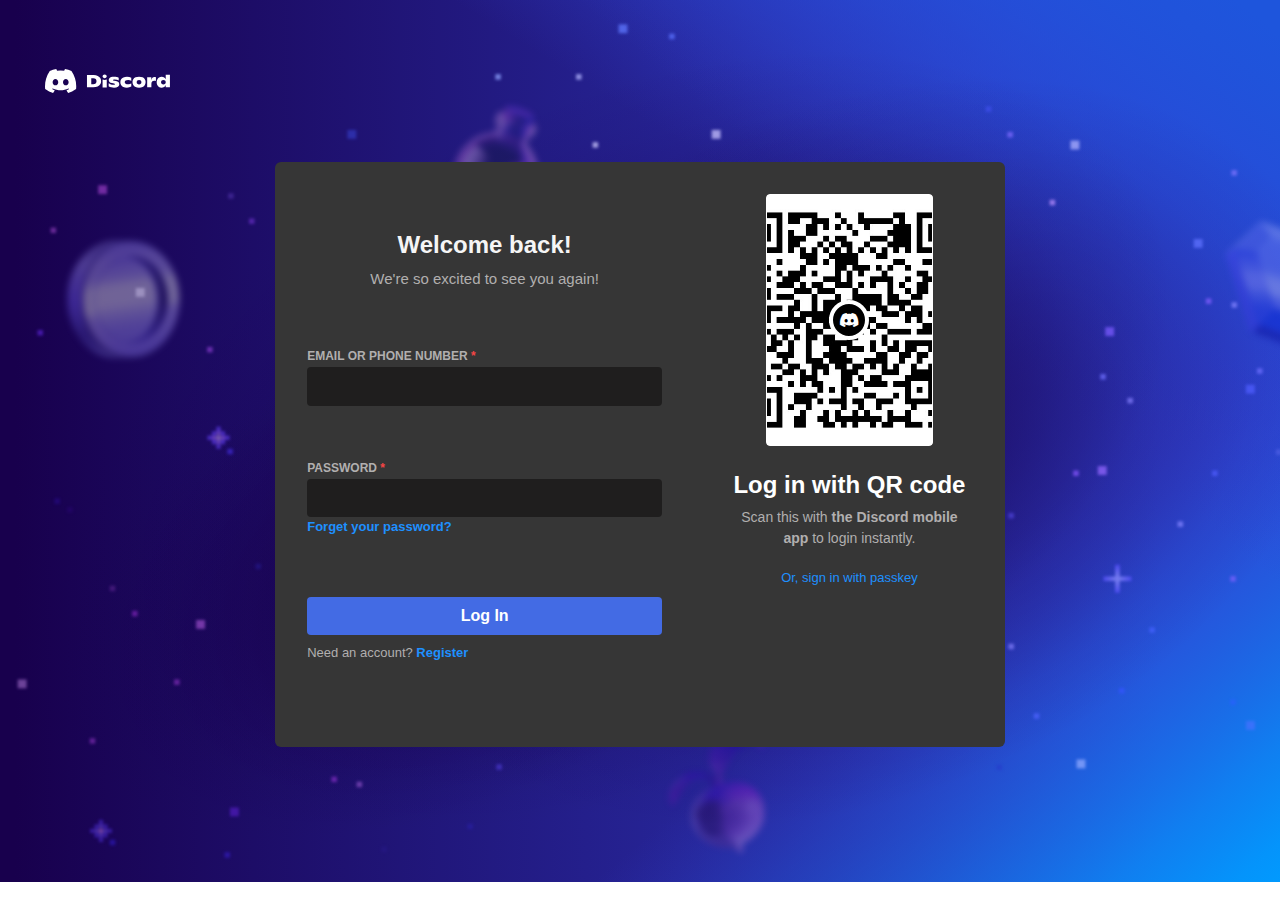
<file: login.html>
<!DOCTYPE html>
<html lang="en">

<head>
  <meta charset="UTF-8">
  <meta name="viewport" content="width=device-width, initial-scale=1.0">
  <link rel="stylesheet" href="style.css">
  <link rel="shortcut icon" href="assets/Discord.png" type="image/x-icon">
  <link href="https://cdn.jsdelivr.net/npm/bootstrap@5.3.0/dist/css/bootstrap.min.css" rel="stylesheet">
  <link rel="preconnect" href="https://fonts.googleapis.com">
  <link rel="preconnect" href="https://fonts.gstatic.com" crossorigin>
  <link rel="stylesheet" href="https://cdnjs.cloudflare.com/ajax/libs/animate.css/4.1.1/animate.min.css" />
  <link rel="stylesheet" href="https://cdnjs.cloudflare.com/ajax/libs/font-awesome/6.5.1/css/all.min.css">
  <title>Discord</title>
</head>

<body>
  <header>
    <nav style="display: flex; justify-content: start; margin-left: 3.5%;">
      <img src="assets/131c318dd45b7aa4.svg" alt="" width="125px">
    </nav>
  </header>
  <main>
    <form id="login" class="animate__animated animate__fadeInDown" style="animation-duration: 0.3s;">
      <div id="login-form">
        <div class="welcome">
          <h4>Welcome back!</h4>
          <p>We're so excited to see you again!</p>
        </div>
        <div class="email">
          <label id="labelEmail" for="loginEmail">EMAIL OR PHONE NUMBER <span id="loginEmailspan">*</span></label> <br>
          <input type="email" name="" id="loginEmail" required>
        </div>
        <div class="password">
          <label id="labelPassword" for="loginPass">PASSWORD <span id="loginPasswordSpan">*</span></label> <br>
          <input type="password" name="" id="loginPass" required>
          <p>Forget your password?</p>
        </div>

        <div class="button">
          <button type="submit">Log In</button>
          <p>Need an account? <span onclick="signUp()">Register</span></p>
        </div>
      </div>
      <div class="QR-info">
        <div class="discordQR">
          <div class="dis-icon"><i class="fa-brands fa-discord" style="color: #ffffff;"></i></div>
        </div>
        <div class="login-info">
          <h4>Log in with QR code</h4>
          <p>Scan this with <b>the Discord mobile <br> app</b> to login instantly.</p>
          <span>Or, sign in with passkey</span>

        </div>
      </div>
    </form>
  </main>
  <script src="script.js" defer></script>
</body>

</html>
</file>
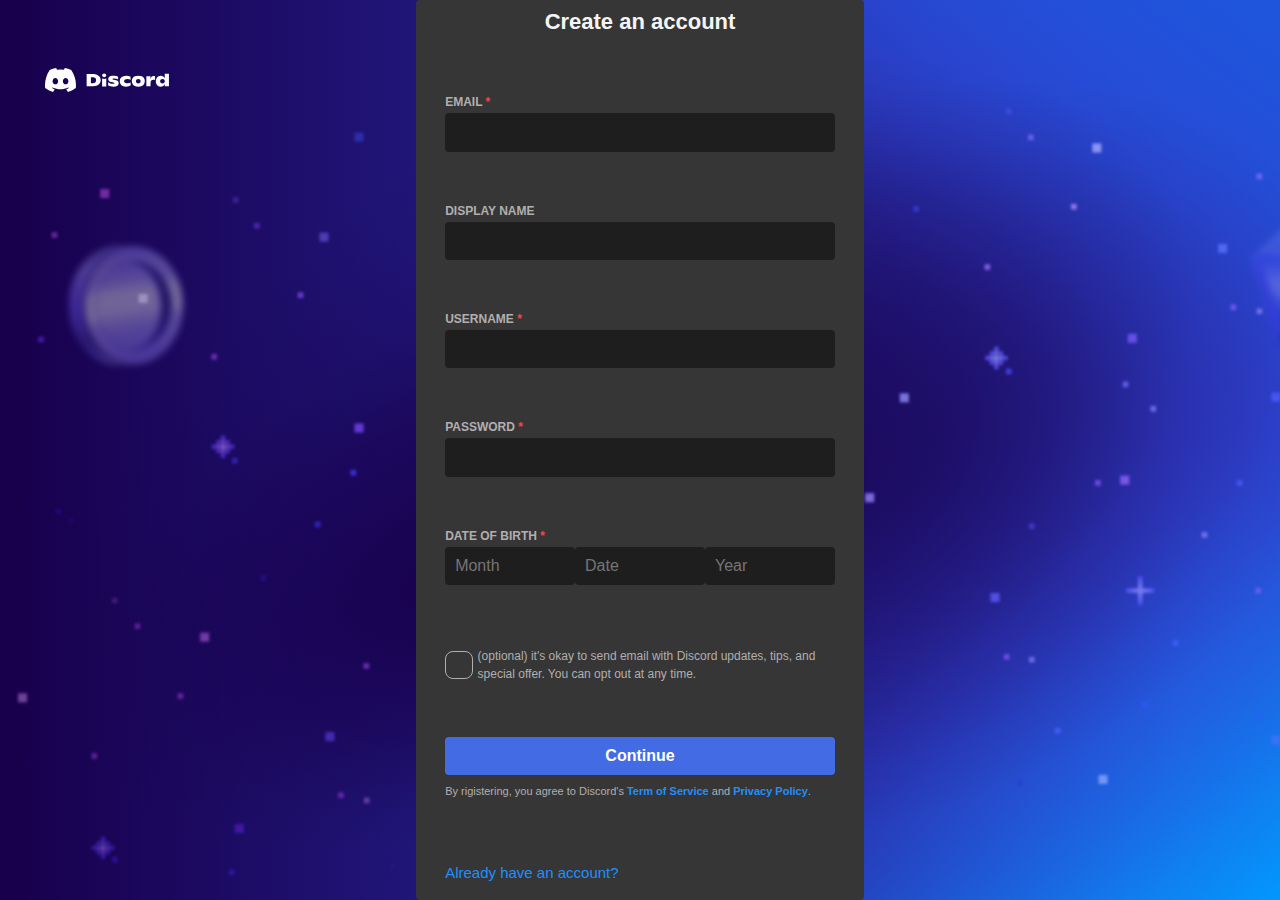
<file: signup.html>
<!DOCTYPE html>
<html lang="en">

<head>
  <meta charset="UTF-8">
  <meta name="viewport" content="width=device-width, initial-scale=1.0">
  <link rel="shortcut icon" href="assets/Discord.png" type="image/x-icon">
  <link rel="stylesheet" href="https://cdnjs.cloudflare.com/ajax/libs/font-awesome/6.5.1/css/all.min.css">
  <link rel="stylesheet" href="https://cdnjs.cloudflare.com/ajax/libs/animate.css/4.1.1/animate.min.css" />
  <link rel="stylesheet" href="https://cdn.jsdelivr.net/npm/bootstrap@5.3.3/dist/css/bootstrap.min.css">
  <link href="https://unpkg.com/aos@2.3.1/dist/aos.css" rel="stylesheet">
  <link rel="stylesheet" href="style.css">
  <title>Discord</title>
</head>

<body>
  <section>
    <div class="sign-dis"><img src="assets/131c318dd45b7aa4.svg" alt=""></div>
    <form id="signupForm" class="signup animate__animated animate__fadeInDown" style="animation-duration: 0.3s;">
      <h4>Create an account</h4>
      <div class="sign">
        <label for="email">EMAIL <span>*</span></label> <br>
        <input type="email" name="" id="email" required>
      </div>
      <div id="add-dis" class="sign">
        <label for="display">DISPLAY NAME</label> <br>
        <input style="display: block;" type="text" name="" id="display" required>
        <p id="dis-para" style="display: none; color: white; font-size: 13px; margin-top: 1%;">This is how others see
          you. You can use special character and emoji. First latter should also upperCase.</p>
      </div>
      <div class="sign">
        <label for="user-Name">USERNAME <span>*</span></label><br>
        <input type="text" name="" id="user-Name" required>
        <p id="user-para" style="display: none; color: white; font-size: 13px; margin-top: 1%;">Please only use number,
          latter, uppercorse_, periods</p>
      </div>
      <div class="sign">
        <label for="password">PASSWORD <span>*</span></label> <br>
        <input type="password" name="" id="password" required>
      </div>
      <div class="personal">
        <label for="password">DATE OF BIRTH <span>*</span></label> <br>
        <div class="personal-info">
          <div class="DOB">
            <div class="input-group  mb-3">
              <input type="text" name="" id="month" placeholder="Month" required>
            </div>
          </div>
          <div class="DOB">
            <div class="input-group  mb-3">
              <input type="text" name="" id="date" placeholder="Date" required>
            </div>
          </div>
          <div class="DOB">
            <div class="input-group  mb-3">
              <input type="text" name="" id="year" placeholder="Year" required>
            </div>
          </div>

        </div>
      </div>
      <div class="optional">
        <input type="checkbox" name="" id="check">
        &nbsp; <label for="check">(optional) it's okay to send email with Discord updates, tips, and <br> special offer.
          You can opt out at any time.</label>
      </div>
      <div class="continue">
        <div class="button">
          <button type="submit">Continue</button>
          <p style="font-size: 11px;">By rigistering, you agree to Discord's <span>Term of Service</span> and
            <span>Privacy Policy</span>.</p>
        </div>
      </div>
      <div class="already">
        <p onclick="logIn()">Already have an account?</p>
      </div>
    </form>
  </section>


  <script src="	https://cdn.jsdelivr.net/npm/bootstrap@5.3.3/dist/js/bootstrap.bundle.min.js"></script>
  <script src="https://unpkg.com/aos@2.3.1/dist/aos.js"></script>
  <script>
    AOS.init();
  </script>
  <script src="script.js" defer></script>
</body>

</html>
</file>
<file: style.css>
body {
    background-image: url(assets/background.svg);
    background-repeat: no-repeat;
    background-size: cover;
}

* {
    margin: 0;
    padding: 0;
    font-family: sans-serif;
    box-sizing: border-box;
}

select {
    color: gray;
    border: none;
    background: none;

    cursor: pointer;
}

header>nav {
    height: 18vh;
    display: flex;
    justify-content: space-around;
    align-items: center;
}

nav>ul>li {
    display: inline-block;
}

ul>li {
    position: relative;
    border: 1px solid;
    padding: 10px;
    border: none;
    color: white;
    font-weight: bold;
    font-size: 1rem;
    cursor: pointer;
}

nav>ul>li::after {
    content: "";
    position: absolute;
    left: 0;
    bottom: 0;
    width: 100%;
    height: 2px;
    background-color: white;
    transform: scaleX(0);
    transform-origin: left;
    transition: transform 0.3s ease-in-out;
}

nav>ul>li:hover::after {
    transform: scaleX(1);
}

.container {
    position: relative;
    display: flex;
    justify-content: space-evenly;
    margin-top: 1%;
}

.content {
    margin-left: 5%;
    margin-top: 3%;
}

.subscribe>h1 {
    font-family: Arial Black;
    display: flex;
    line-height: 40px;
    font-size: 2.8em;
    font-weight: 900;
    color: white;
}

.para {
    margin-top: 4vh;
}

.para>p {
    display: flex;
    color: white;
    font-weight: 20px;
    line-height: 26px;
    font-size: larger;
}

.image>img {
    width: 720px;

}

.image>img {
    display: flex;
    justify-content: flex-start;
    align-items: flex-end;

}

.secondimg {
    position: absolute;
    bottom: 0;
    right: 25%;
}

.secondimg>img {
    width: 180px;

}

.thirdimg {
    position: absolute;
    bottom: 1%;
    right: 48%;
}

.thirdimg>img {
    width: 65px;
    height: 65px;
    will-change: transform;

}

nav>a>button {
    cursor: pointer;
    font-size: 14px;
    font-family: sans-serif;
    font-weight: 800;
    border-radius: 20px;
    height: 7vh;
    width: 6vw;
    background: white;
    border: none;
    transition: all 0.3s ease;
}

nav>a>button:hover {
    background-color: rgb(185, 193, 202);
}

main {
    display: flex;
    justify-content: center;
    height: 80vh;
    width: 100%;
}

#login {
    display: flex;
    border-radius: 6px;
    background-color: rgb(54, 54, 54);
    width: 57%;
    height: 65vh;
}

#login-form {
    padding: 32px;
    display: flex;
    flex-direction: column;
    justify-content: space-evenly;
    align-items: center;
    height: 100%;
    width: 58%;
}

.welcome {
    text-align: center;
}

#login-form>.welcome>h4 {
    color: #F5F5F5;
    font-weight: bold;
}

#login-form>.welcome>p {
    color: rgb(177, 175, 175);
    font-size: 15px;
}

.email {
    width: 100%;
}

.password {
    margin-top: 3.5%;
    width: 100%;
}

.password>p {
    color: #1E90FF;
    font-size: 13px;
    font-weight: bold;
}

.password>p:hover {
    text-decoration: underline;
    cursor: pointer;
}

label {
    color: rgb(177, 175, 175);
    font-weight: 800;
    font-size: 12px;
}

label>span {
    color: rgb(245, 69, 69);
}

input {
    text-align: justify;
    border-radius: 4px;
    padding-left: 10px;
    border: none;
    height: 3vw;
    width: 100%;
    color: white;
    background-color: #1f1e1e;
}

input:focus {
    outline: none;
}

.button {
    margin-top: 2%;
    width: 100%;
}

.button>button {
    font-weight: bold;
    color: white;
    border: none;
    background-color: #436be4;
    height: 3vw;
    width: 100%;
    border-radius: 4px;
    transition: all 0.2s ease-in;
}

.button>button:hover {
    cursor: pointer;
    background-color: #3157ca;
}

.button>p {
    margin-top: 2%;
    color: rgb(177, 175, 175);
    font-size: 13px;
}

.button>p>span {
    font-weight: bold;
    color: #1E90FF;
}

.button>p>span:hover {
    cursor: pointer;
    text-decoration: underline;
}

.QR-info {
    padding: 32px;
    display: flex;
    flex-direction: column;
    align-items: center;
    height: 100%;
    width: 43%;
}

.discordQR {
    display: flex;
    justify-content: center;
    align-items: center;
    border: 1px solid white;
    background-image: url(assets/discord-QR.png);
    background-repeat: no-repeat;
    background-size: cover;
    background-position: center;
    background-color: white;
    border-radius: 4px;
    height: 28vh;
    width: 13vw;
}

.dis-icon {
    border: 4px solid white;
    height: 40px;
    width: 40px;
    border-radius: 100px;
    display: flex;
    justify-content: center;
    align-items: center;
    background-color: black;
}

.login-info {
    margin-top: 10%;
    text-align: center;
}

.login-info>h4 {
    color: white;
    font-weight: bold;
}

.login-info>p {
    font-size: 14px;
    color: rgb(177, 175, 175);
}

.login-info>span {
    font-size: 13px;
    color: #1E90FF;
}

.login-info>span:hover {
    cursor: pointer;
    text-decoration: underline;
}

section {
    position: relative;
    width: 100%;
    height: 100vh;
    display: flex;
    justify-content: center;
    align-items: center;
}

section>.signup {
    background-color: rgb(54, 54, 54);
    border-radius: 4px;
    height: 100vh;
    width: 35%;
    display: flex;
    align-items: center;
    flex-direction: column;
    justify-content: space-between;
}

.sign-dis {
    top: 7.5%;
    left: 3.5%;
    position: absolute;
}

.signup>h4 {
    margin-top: 2%;
    font-size: 22px;
    color: #F5F5F5;
    font-weight: bold;
}

.sign {
    width: 87%;
}

.DOB {
    position: relative;
    width: 130px;
}

.monthSelect {
    border-radius: 3px;
    outline: none;
    color: rgb(177, 175, 175);
    height: 40px;
    background-color: #1f1e1e;
    width: 100%;
}

.personal {
    width: 87%;
}

.personal-info {
    width: 100%;
    display: flex;
    justify-content: space-between;
    align-items: center;
}

select option {
    height: 40px;
    overflow-y: scroll;
}

.optional {
    width: 87%;
    align-items: center;
    display: flex;
}

.optional>input[type="checkbox"] {
    cursor: pointer;
    appearance: none;
    width: 28px;
    height: 28px;
    border: 1px solid rgb(177, 175, 175);
    border-radius: 8px;
    background-color: rgb(54, 54, 54);
    display: inline-block;
    position: relative;
}

.optional>input[type="checkbox"]:checked {
    background-color: #3157ca;
}

.optional>input[type="checkbox"]::after {
    content: "✔";
    font-size: 14px;
    color: white;
    position: absolute;
    top: 50%;
    left: 50%;
    transform: translate(-50%, -50%);
    display: none;
}

.optional>input[type="checkbox"]:checked::after {
    display: block;
}

.optional>label {
    cursor: pointer;
    font-size: 12px;
    font-weight: 100;
}

.continue {
    width: 87%;
}

.already {
    width: 87%;
}

.already>p {
    font-size: 15px;
    color: #1E90FF;
}

.already>p:hover {
    text-decoration: underline;
    cursor: pointer;

}
</file>
<file: main.css>
body {
    background-color: rgb(54, 54, 54);
}

.first-vertical {
    width: 100%;
    height: 100vh;
    display: flex;
}

.vertical-nav {
    background-color: rgb(34, 34, 34);
    align-items: center;
    display: flex;
    flex-direction: column;
    height: 100%;
    width: 5.5%;
}

.logo {
    display: flex;
    justify-content: center;
    align-items: center;
    height: 50px;
    width: 50px;
    border-radius: 17px;
    background-color: #436be4;
}

.logo>svg {
    color: white;
}

.list {
    display: flex;
    flex-direction: column;
    justify-content: center;
    align-items: center;
    margin-top: 15%;
    height: 40%;
}

.add {
    color: rgb(177, 175, 175);
    text-align: center;
    align-content: center;
    margin-top: 12%;
    background-color: rgb(54, 54, 54);
    height: 50px;
    width: 50px;
    border-radius: 100px;
    transition: all 0.2s ease;
}

hr {
    border: 1px solid gray;
    width: 30px;
    margin-top: 15%;
}

.add:hover {
    border-radius: 18px;
    cursor: pointer;
    background-color: #436be4;
    color: white;
}

.second-vertical {
    position: relative;
    background-color: rgb(44, 43, 43);
    height: 100%;
    width: 18%;
}

.find {
    text-align: center;
    align-content: center;
    height: 8vh;
    border-bottom: 1px solid rgb(27, 27, 27);
}

.find>input {
    font-family: sans-serif;
    color: rgb(177, 175, 175);
    padding-left: 10px;
    border-radius: 5px;
    font-size: 13px;
    border: none;
    background-color: rgb(34, 34, 34);
    width: 90%;
    height: 4.5vh;
    outline: none;
}

.some-info {
    display: flex;
    flex-direction: column;
    justify-content: space-evenly;
    align-items: center;
    height: 26vh;
    width: 100%;
}

.friends {
    border-radius: 5px;
    color: white;
    cursor: pointer;
    background-color: rgb(82, 81, 81);
    width: 90%;
    height: 7vh;
}

.inner-friends {
    justify-content: space-evenly;
    display: flex;
    align-items: center;
    width: 60%;
    height: 100%;
    font-size: 18px;
}

.extra {
    border-radius: 5px;
    color: rgb(177, 175, 175);
    cursor: pointer;
    width: 90%;
    height: 7vh;
}

.inner-extra {
    justify-content: space-evenly;
    display: flex;
    align-items: center;
    width: 53%;
    height: 100%;
    font-size: 18px;
}

.extra:hover {
    color: white;
    background-color: rgb(53, 52, 52);
}

.horizontal {
    display: flex;
    justify-content: space-between;
    width: 100%;
    height: 8vh;
    border-bottom: 1px solid rgb(27, 27, 27);
}

#screen {
    display: block;
    width: 77%;
}

.ul {
    display: flex;
    justify-content: space-evenly;
    width: 50%;
}

.add-frd {
    cursor: pointer;
    width: 8vw;
    height: 100%;
    display: flex;
    justify-content: space-evenly;
    align-items: center;
    font-size: 20px;
    color: rgb(177, 175, 175);
}

.online {
    width: 7vw;
    height: 100%;
    color: white;
    display: flex;
    justify-content: center;
    align-items: center;
}

.online>span {
    cursor: pointer;
    padding: 2px 10px 2px 10px;
    border-radius: 3px;
    background-color: rgb(82, 81, 81);
}

.all {
    cursor: pointer;
    width: 5vw;
    height: 100%;
    color: rgb(177, 175, 175);
    display: flex;
    justify-content: center;
    align-items: center;
}

.add-btn {
    width: 8vw;
    height: 100%;
    display: flex;
    justify-content: center;
    align-items: center;
}

.add-btn>span {
    cursor: pointer;
    border-radius: 4px;
    display: flex;
    justify-content: center;
    align-items: center;
    width: 90%;
    height: 60%;
    background-color: rgb(14, 114, 14);
    color: white;
}

.message-info {
    cursor: pointer;
    display: flex;
    color: rgb(177, 175, 175);
    justify-content: space-evenly;
    align-items: center;
    width: 15%;
    height: 100%;
}

#user {
    display: flex;
    align-items: center;
    background-color: rgb(27, 27, 27);
    width: 100%;
    height: 10vh;
    position: absolute;
    bottom: 0;
}

#user .audio-info {
    align-items: center;
    height: 100%;
    width: 5vw;
    display: flex;
    justify-content: space-evenly;
}

.profile {
    height: 100%;
    color: white;
    align-items: center;
    display: flex;
    width: 70%;
}

.profile .user-names {
    margin-left: 2%;
    width: 8vw;
    display: flex;
    flex-direction: column;
}

.profile .user-names span {
    font-size: 12;
}

.profile .box {
    margin-left: 5%;
    display: flex;
    justify-content: center;
    align-items: center;
    color: black;
    height: 40px;
    border-radius: 100px;
    width: 40px;
    background-color: gray;
}

.aiBox {
    display: flex;
    justify-content: center;
    align-items: center;
    color: black;
    height: 40px;
    border-radius: 100px;
    width: 40px;
    background-color: gray;
}

.aiBox span {
    margin-left: 0%;
    font-weight: bold;
    font-size: 28px;
}

.profile .last-name {
    /* display: none; */
    font-size: 12px;
}

.profile .box span {
    margin-left: 0%;
    font-weight: bold;
    font-size: 28px;
}

#upper-AI {
    width: 100%;
    display: flex;
    justify-content: center;
}

.AI {
    border-radius: 6px;
    margin-top: 5%;
    cursor: pointer;
    display: flex;
    align-items: center;
    color: white;
    width: 98%;
    height: 8vh;
}

.AI .box {
    margin-left: 5%;
    height: 40px;
    border-radius: 100px;
    width: 40px;
}

.AI .box-1 {
    margin-left: 5%;
    height: 35px;
    border-radius: 100px;
    width: 35px;
}

.AI span {
    margin-left: 5%;
}

.AI .box img {
    border-radius: 100px;
    width: 100%;
    height: 100%;
}

.AI .box-1 img {
    border-radius: 100px;
    width: 100%;
    height: 100%;
}

.AI:hover {
    background-color: rgb(54, 54, 54);
}

.online-section {
    display: flex;
    width: 100%;
    height: 92%;
}

.img-sec {
    text-align: center;
    align-content: center;
    height: 100%;
    width: 67%;
    border-right: 1px solid rgb(82, 81, 81);
}

.img-sec>p {
    margin-top: 5%;
    color: rgb(82, 81, 81);
}

.active {
    width: 30%;
}

.active>h4 {
    width: 100%;
    margin-top: 14%;
    margin-left: 8%;
    color: rgb(177, 175, 175);
}

.now {
    margin-left: 10%;
    flex-direction: column;
    color: rgb(177, 175, 175);
    display: flex;
    align-items: center;
    justify-content: center;
}

.now>span {
    font-size: 12px;
    margin-top: 3%;
    text-align: center;
}

#AI-msg {
    display: none;
    width: 77%;
}

.AI-nav {
    display: flex;
    justify-content: space-between;
    width: 100%;
    height: 8vh;
    border-bottom: 1px solid rgb(27, 27, 27);
}

.AI-box {
    color: white;
    justify-content: space-around;
    align-items: center;
    display: flex;
    width: 14vw;
}

.AI-name {
    width: 6vw;
    justify-content: space-evenly;
    align-items: center;
    display: flex;
}

.box-1 {
    height: 35px;
    width: 35px;
    border-radius: 100px;
}

.box-1 img {
    border-radius: 100px;
    width: 100%;
    height: 100%;
}

.items {
    width: 60vh;
    display: flex;
    justify-content: space-evenly;
    align-items: center;
    color: rgb(177, 175, 175);
}

.items svg {
    cursor: pointer;
}

.AI-message {
    display: flex;
    height: 92vh;
    width: 100%;
    /* border: 1px solid red; */
}

.chat {
    display: flex;
    justify-content: center;
    position: relative;
    width: 70%;
    height: 100%;
}

#msges {
    margin-left: 1%;
    color: white;
    display: flex;
    flex-direction: column;
    overflow-y: auto;
    scroll-behavior: smooth;
    height: 88%;
    width: 98%;
}

#msges::-webkit-scrollbar {
    width: 8px;
}

#msges::-webkit-scrollbar-thumb {
    border-radius: 100px;
    background: #1f1e1e;
    cursor: pointer;
}

.chat .input {
    display: flex;
    align-items: center;
    left: 1%;
    outline: unset;
    color: white;
    border: none;
    background-color: rgb(82, 81, 81);
    border-radius: 6px;
    height: 8vh;
    width: 98%;
    position: absolute;
    bottom: 3%;
}

.AI-about {
    color: white;
    background-color: rgb(82, 81, 81);
    width: 30%;
    height: 100%;
}

.input .svg {
    height: 100%;
    display: flex;
    align-items: center;
    justify-content: space-around;
    width: 70%;
}

.input .svg textarea {
    align-content: center;
    color: white;
    background-color: rgb(82, 81, 81);
    border: none;
    outline: unset;
    height: 100%;
    width: 90%;
    resize: none;
    overflow-y: scroll;
    scroll-behavior: smooth;
    box-sizing: border-box;
}

.input .svg textarea::-webkit-scrollbar {
    width: 5px;
}

.input .svg textarea::-webkit-scrollbar-thumb {
    border-radius: 100px;
    background: rgb(177, 175, 175);
    cursor: pointer;
}

.background {
    position: relative;
    height: 25%;
    width: 100%;
    background-color: PowderBlue;
}

.box-2 {
    position: absolute;
    bottom: -25%;
    left: 3%;
    border: 6px solid rgb(82, 81, 81);
    height: 100px;
    width: 100px;
    border-radius: 100px;
}

.box-2 img {
    width: 100%;
    height: 100%;
    border-radius: 100px;
}

.name {
    margin-top: 13%;
    margin-left: 15%;
}

.name p {
    font-size: 20px;
    font-weight: bold;
}

.inner-about {
    text-align: center;
    font-style: italic;
    height: 50vh;
    width: 100%;
}

.audio-info svg {
    cursor: pointer;
}

.emojis {
    display: flex;
    justify-content: space-evenly;
    align-items: center;
    width: 30%;
    height: 100%;
}

.inner-logOut {
    cursor: pointer;
    position: absolute;
    bottom: 10%;
    right: 0;
    width: 40%;
    height: 5vh;
    background-color: #1f1e1e;
    text-align: center;
    color: white;
    border: 1px solid gray;
    display: none;
}

#chatPara {
    margin-top: 1%;
    margin-bottom: 1%;
    display: flex;
}

#chatPara span {
    align-content: center;
    margin-left: 1%;
}
</file>
